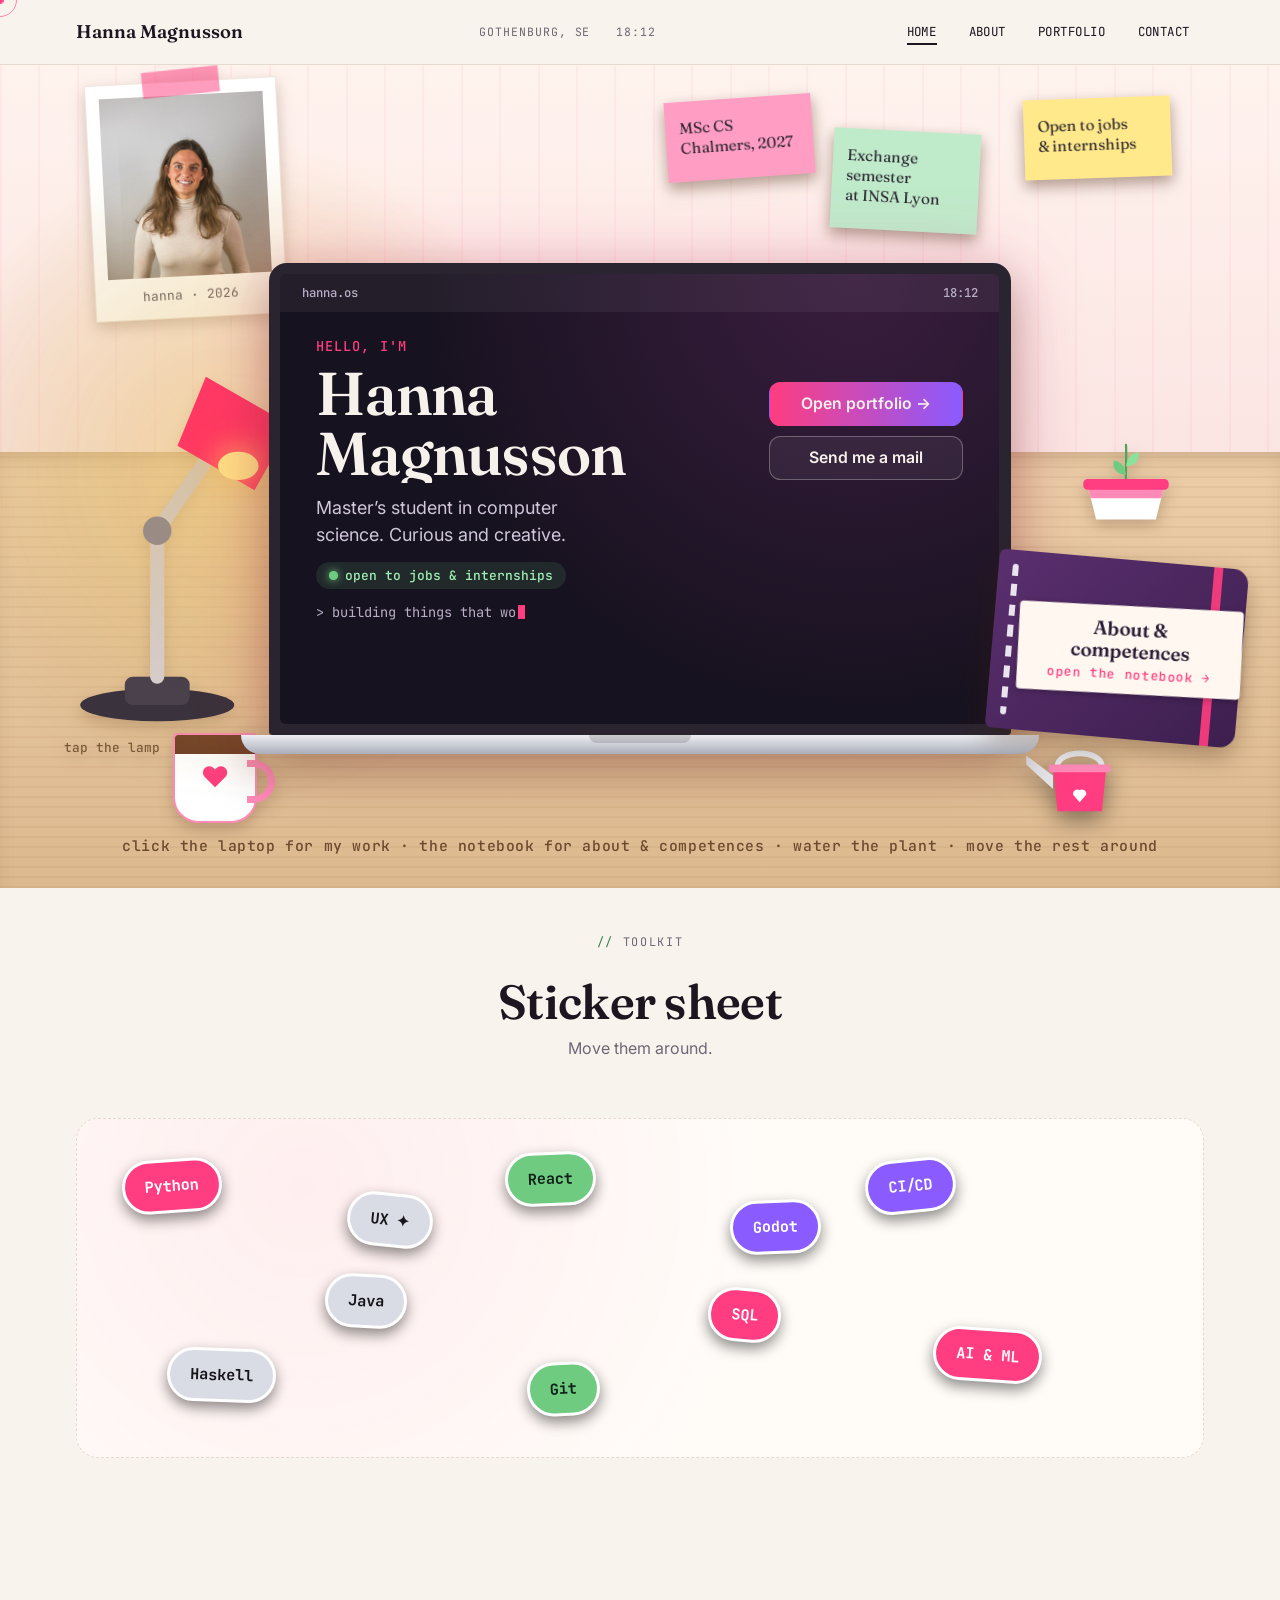
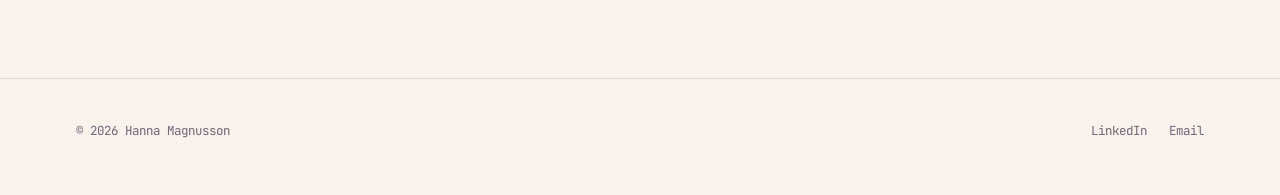
<file: index.html>
<!DOCTYPE html>
<html lang="en">
<head>
<meta charset="UTF-8">
<meta name="viewport" content="width=device-width, initial-scale=1.0">
<title>Hanna Magnusson — Portfolio</title>
<link rel="preconnect" href="https://fonts.googleapis.com">
<link rel="preconnect" href="https://fonts.gstatic.com" crossorigin>
<link href="https://fonts.googleapis.com/css2?family=Fraunces:ital,opsz,wght@0,9..144,400;0,9..144,500;0,9..144,600;0,9..144,700&family=JetBrains+Mono:wght@400;500;700&family=Inter:wght@400;500;600&display=swap" rel="stylesheet">
<link rel="stylesheet" href="style.css">
</head>
<body class="booted">

<header class="site-header">
  <div class="wrap">
    <a href="index.html" class="logo">Hanna Magnusson</a>
    <div class="header-meta">
      <span>Gothenburg, SE</span>
      <span data-clock>00:00</span>
    </div>
    <button class="nav-toggle" aria-label="Open menu" aria-expanded="false">Menu</button>
    <nav class="main-nav">
      <ul>
        <li><a href="index.html" class="active">Home</a></li>
        <li><a href="about.html">About</a></li>
        <li><a href="portfolio.html">Portfolio</a></li>
        <li><a href="contact.html">Contact</a></li>
      </ul>
    </nav>
  </div>
</header>

<main>
  <!-- ============ DESK HERO ============ -->
  <section class="hero desk-hero">
    <div class="desk-scene" id="deskScene">
      <div class="desk-stage">
        <div class="desk-wall" aria-hidden="true"></div>
        <div class="desk-top" aria-hidden="true"></div>

        <!-- wall: photo + post-its -->
        <figure class="item frame drag" style="--r:-3deg;">
          <img src="assets/hannaM.jpg" alt="Hanna" draggable="false">
          <figcaption>hanna · 2026</figcaption>
          <span class="tape"></span>
        </figure>
        <div class="item postit pink p1 drag" style="--r:-4deg;">MSc CS<br>Chalmers, 2027</div>
        <div class="item postit mint p2 drag" style="--r:3deg;">Exchange semester<br>at INSA Lyon</div>
        <div class="item postit yellow p3 drag" style="--r:-2deg;">Open to jobs<br>&amp; internships</div>

        <!-- lamp -->
        <div class="item lamp drag tap" data-action="lamp" style="--r:0deg;" aria-label="Lamp: click to turn on or off">
          <span class="lamp-cone"></span>
          <svg viewBox="0 0 120 200" aria-hidden="true">
            <ellipse cx="46" cy="190" rx="38" ry="8" fill="#3a3340"/>
            <rect x="30" y="176" width="32" height="14" rx="4" fill="#4a4252"/>
            <path d="M46 176 L46 104 L88 44" stroke="#d6d2dc" stroke-width="7" stroke-linecap="round" fill="none"/>
            <circle cx="46" cy="104" r="7" fill="#9a94a6"/>
            <path d="M70 28 L112 52 L94 84 L56 62 Z" fill="#FF3D80"/>
            <ellipse cx="86" cy="72" rx="10" ry="7" class="lamp-bulb"/>
          </svg>
          <span class="lamp-tip">tap the lamp</span>
        </div>

        <!-- plant: water it with the can -->
        <div class="item plant drag tap" data-action="plant" data-stage="0" style="--r:0deg;">
          <svg viewBox="0 0 120 220" aria-hidden="true" overflow="visible">
            <g class="plant-grow">
              <path d="M60 190 C 58 150, 62 110, 60 70" stroke="#49A55D" stroke-width="6" stroke-linecap="round" fill="none"/>
              <path d="M60 150 C 30 150, 22 126, 28 112 C 46 114, 58 130, 60 150 Z" fill="#6FCB80"/>
              <path d="M60 128 C 90 126, 98 104, 92 90 C 74 92, 62 108, 60 128 Z" fill="#8BE29B"/>
              <g class="bloom">
                <g transform="translate(60 62)">
                  <circle r="9" fill="#FFD84D"/>
                  <g fill="#FF3D80">
                    <ellipse cx="0" cy="-19" rx="9" ry="13"/><ellipse cx="0" cy="19" rx="9" ry="13"/>
                    <ellipse cx="-19" cy="0" rx="13" ry="9"/><ellipse cx="19" cy="0" rx="13" ry="9"/>
                    <ellipse cx="-14" cy="-14" rx="9" ry="12" transform="rotate(-45 -14 -14)" fill="#FF8AB8"/>
                    <ellipse cx="14" cy="-14" rx="9" ry="12" transform="rotate(45 14 -14)" fill="#FF8AB8"/>
                    <ellipse cx="-14" cy="14" rx="9" ry="12" transform="rotate(45 -14 14)" fill="#FF8AB8"/>
                    <ellipse cx="14" cy="14" rx="9" ry="12" transform="rotate(-45 14 14)" fill="#FF8AB8"/>
                  </g>
                  <circle r="9" fill="#FFD84D"/>
                </g>
              </g>
            </g>
            <path d="M24 186 H96 L88 218 H32 Z" fill="#fff"/>
            <path d="M24 186 H96 L93 198 H27 Z" fill="#FF8AB8"/>
            <rect x="20" y="180" width="80" height="10" rx="4" fill="#FF3D80"/>
          </svg>
        </div>

        <!-- watering can -->
        <div class="item can drag tap" data-action="can" style="--r:0deg;" aria-label="Watering can: drag it over the plant and hold">
          <svg viewBox="0 0 92 70" aria-hidden="true">
            <path d="M18 24 H66 L62 64 H22 Z" fill="#FF3D80"/>
            <path d="M66 32 L90 14 L90 22 L66 44 Z" fill="#E6E8EC"/>
            <path d="M22 24 C 22 8, 62 8, 62 24" stroke="#E6E8EC" stroke-width="5" fill="none"/>
            <rect x="14" y="22" width="56" height="7" rx="3" fill="#FF8AB8"/>
            <path d="M42 56 l-6 -7 a4 4 0 0 1 6 -4 a4 4 0 0 1 6 4 z" fill="#fff"/>
          </svg>
        </div>

        <!-- mug -->
        <div class="item mug drag tap" data-action="mug" style="--r:0deg;">
          <span class="steam s1"></span><span class="steam s2"></span><span class="steam s3"></span>
          <div class="mug-body"><span>♥</span></div>
          <div class="mug-handle"></div>
        </div>

        <!-- laptop: the main object -->
        <div class="laptop" id="laptop">
          <div class="laptop-lid">
            <div class="laptop-screen">
              <div class="os-bar"><span>hanna.os</span><span data-clock>00:00</span></div>
              <div class="os-main">
                <p class="os-eyebrow">hello, I'm</p>
                <h1>Hanna<br>Magnusson</h1>
                <p class="os-sub">Master’s student in computer science. Curious and creative.</p>
                <span class="os-badge">open to jobs &amp; internships</span>
                <p class="os-type" id="osType">&gt; <span id="osTypeText"></span><span class="caret"></span></p>
              </div>
              <div class="os-actions">
                <a class="os-btn primary" href="portfolio.html">Open portfolio →</a>
                <a class="os-btn" href="contact.html">Send me a mail</a>
              </div>
              <div class="os-dock">
                <a class="os-icon" href="portfolio.html" aria-label="Portfolio">
                  <span><svg viewBox="0 0 24 24" width="60%" height="60%" fill="none" stroke="currentColor" stroke-width="2" stroke-linecap="round" stroke-linejoin="round"><path d="M3 7a2 2 0 0 1 2-2h4l2 2h8a2 2 0 0 1 2 2v8a2 2 0 0 1-2 2H5a2 2 0 0 1-2-2z"/></svg></span>Portfolio
                </a>
                <a class="os-icon" href="contact.html" aria-label="Contact by mail">
                  <span><svg viewBox="0 0 24 24" width="60%" height="60%" fill="none" stroke="currentColor" stroke-width="2" stroke-linecap="round" stroke-linejoin="round"><rect x="3" y="5" width="18" height="14" rx="2"/><path d="M3 7l9 6 9-6"/></svg></span>Mail
                </a>
                <a class="os-icon" href="https://www.linkedin.com/in/hanna-magnusson-28787324a" target="_blank" rel="noopener" aria-label="LinkedIn">
                  <span><svg viewBox="0 0 24 24" width="55%" height="55%" fill="currentColor"><path d="M4.5 9h3.8v11H4.5zM6.4 3.5a2.2 2.2 0 1 1 0 4.4 2.2 2.2 0 0 1 0-4.4zM10.5 9h3.6v1.6c.6-1 1.9-1.9 3.8-1.9 3.6 0 4.1 2.4 4.1 5.4V20h-3.8v-5.2c0-1.3 0-2.9-1.8-2.9s-2 1.4-2 2.8V20h-3.8z"/></svg></span>LinkedIn
                </a>
              </div>
            </div>
          </div>
          <div class="laptop-base"></div>
        </div>

        <!-- notebook: About -->
        <a href="about.html" class="notebook" aria-label="About me and competences">
          <span class="notebook-label">About &amp; competences<small>open the notebook →</small></span>
        </a>

        <p class="desk-hint">click the laptop for my work · the notebook for about &amp; competences · water the plant · move the rest around</p>
      </div>
      <div class="desk-dim" aria-hidden="true"></div>
    </div>
  </section>

  <!-- ============ STICKER SHEET ============ -->
  <section class="sticker-section">
    <div class="wrap">
      <div class="route-head">
        <span class="eyebrow">toolkit</span>
        <h2>Sticker sheet</h2>
        <p>Move them around.</p>
      </div>
      <div class="sticker-sheet" id="stickerSheet">
        <span class="skill-sticker drag pk" style="left:4%; top:12%; --r:-4deg;">Python</span>
        <span class="skill-sticker drag sv" style="left:22%; top:46%; --r:3deg;">Java</span>
        <span class="skill-sticker drag gr" style="left:38%; top:10%; --r:-2deg;">React</span>
        <span class="skill-sticker drag pk" style="left:56%; top:50%; --r:5deg;">SQL</span>
        <span class="skill-sticker drag vi" style="left:70%; top:12%; --r:-6deg;">CI/CD</span>
        <span class="skill-sticker drag sv" style="left:8%; top:68%; --r:2deg;">Haskell</span>
        <span class="skill-sticker drag gr" style="left:40%; top:72%; --r:-3deg;">Git</span>
        <span class="skill-sticker drag pk" style="left:76%; top:62%; --r:4deg;">AI &amp; ML</span>
        <span class="skill-sticker drag vi" style="left:58%; top:24%; --r:-2deg;">Godot</span>
        <span class="skill-sticker drag sv" style="left:24%; top:22%; --r:6deg;">UX ✦</span>
      </div>
    </div>
  </section>
</main>

<footer class="site-footer">
  <div class="wrap">
    <p>© 2026 Hanna Magnusson</p>
    <div class="footer-links">
      <a href="https://www.linkedin.com/in/hanna-magnusson-28787324a" target="_blank" rel="noopener">LinkedIn</a>
      <a href="mailto:hanna012008@hotmail.com">Email</a>
    </div>
  </div>
</footer>

<script src="script.js"></script>
<script src="desk.js"></script>
</body>
</html>
</file>
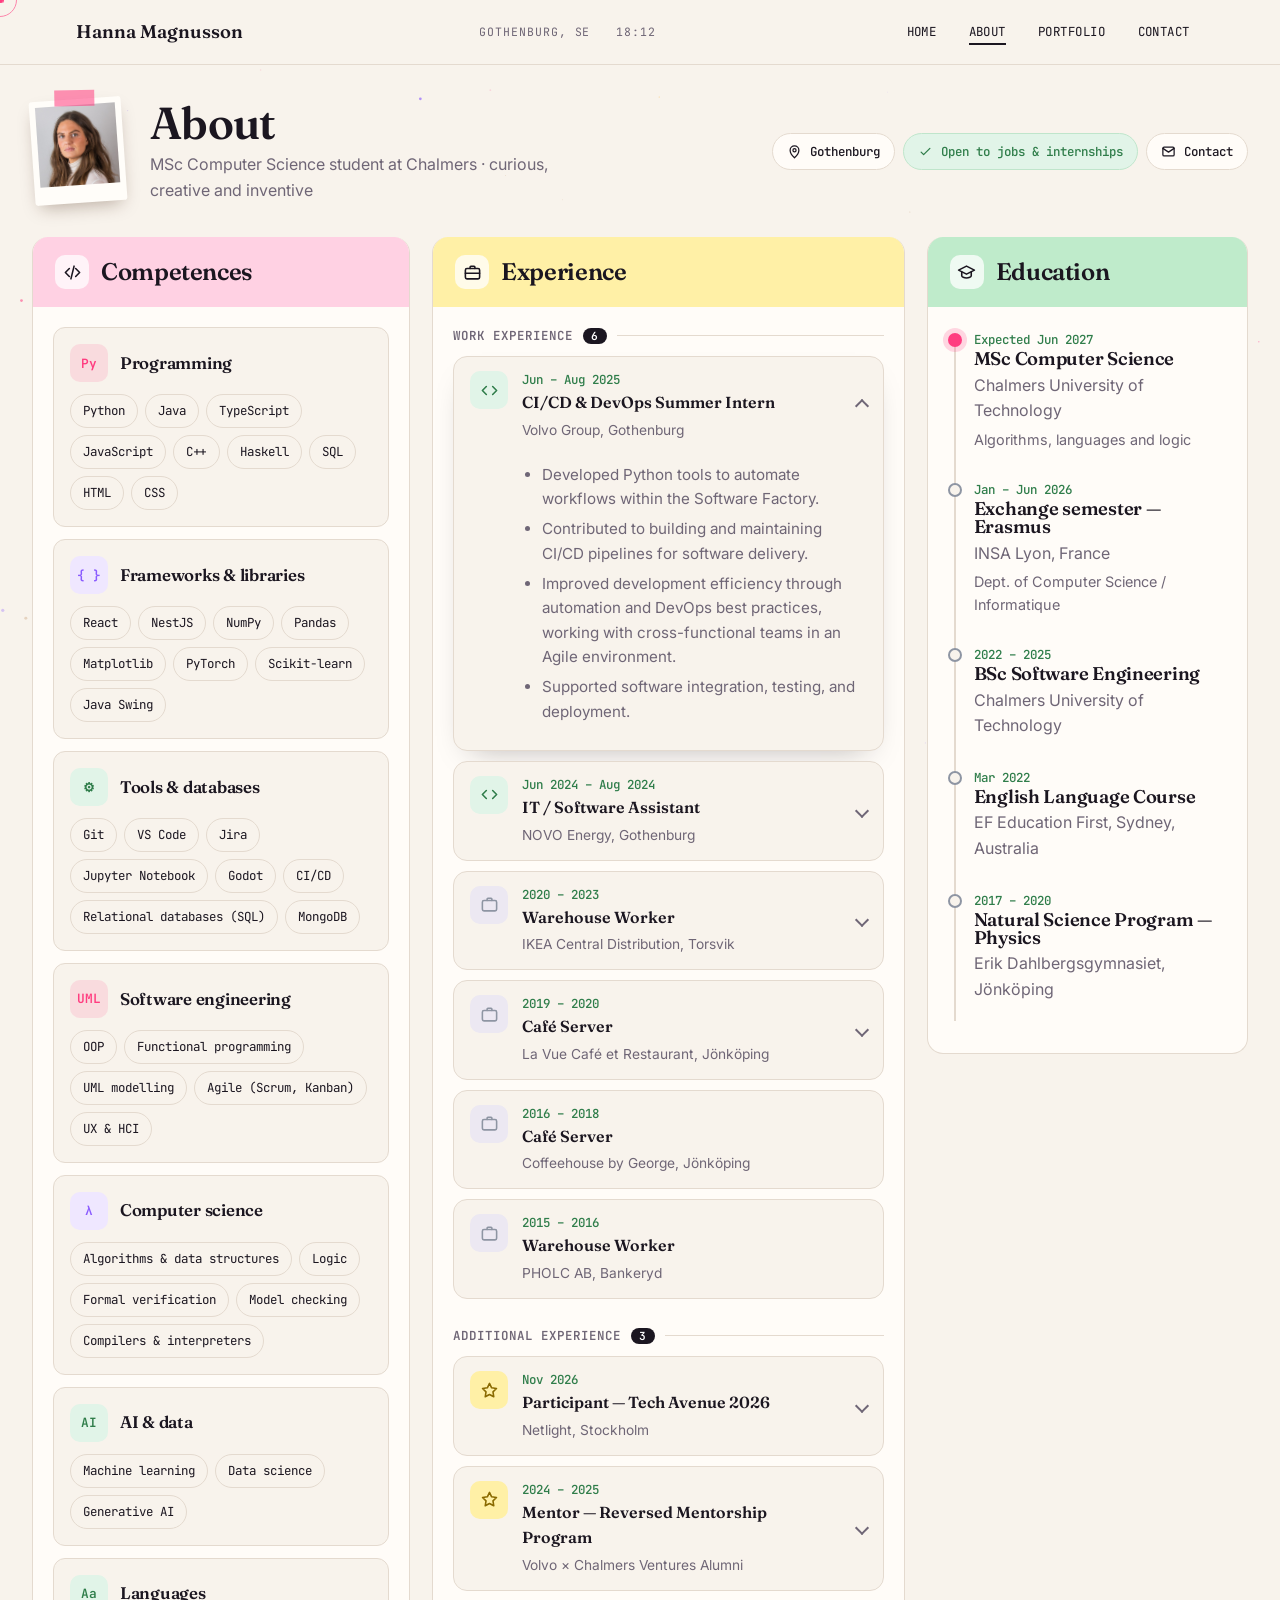
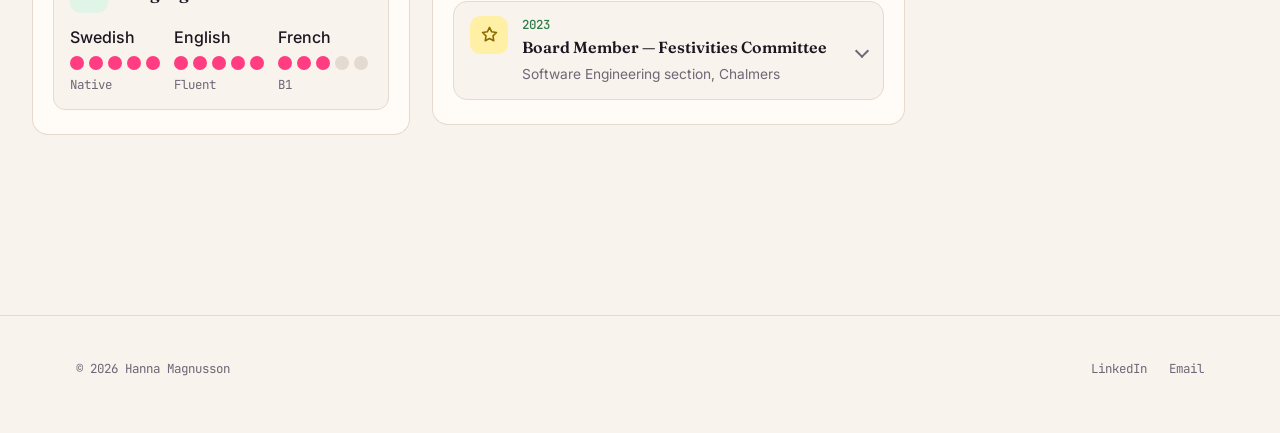
<file: about.html>
<!DOCTYPE html>
<html lang="en">
<head>
<meta charset="UTF-8">
<meta name="viewport" content="width=device-width, initial-scale=1.0">
<title>About — Hanna Magnusson</title>
<link rel="preconnect" href="https://fonts.googleapis.com">
<link rel="preconnect" href="https://fonts.gstatic.com" crossorigin>
<link href="https://fonts.googleapis.com/css2?family=Fraunces:ital,opsz,wght@0,9..144,400;0,9..144,500;0,9..144,600;0,9..144,700&family=JetBrains+Mono:wght@400;500;700&family=Inter:wght@400;500;600&display=swap" rel="stylesheet">
<link rel="stylesheet" href="style.css">
</head>
<body>

<header class="site-header">
  <div class="wrap">
    <a href="index.html" class="logo">Hanna Magnusson</a>
    <div class="header-meta">
      <span>Gothenburg, SE</span>
      <span data-clock>00:00</span>
    </div>
    <button class="nav-toggle" aria-label="Open menu" aria-expanded="false">Menu</button>
    <nav class="main-nav">
      <ul>
        <li><a href="index.html">Home</a></li>
        <li><a href="about.html" class="active">About</a></li>
        <li><a href="portfolio.html">Portfolio</a></li>
        <li><a href="contact.html">Contact</a></li>
      </ul>
    </nav>
  </div>
</header>

<main>
  <section class="ab-top">
    <div class="ab-wide ab-top-row">
      <figure class="sticker-photo"><img src="assets/hanna.jpg" alt="Hanna Magnusson"><i class="tape"></i></figure>
      <div class="ab-top-text">
        <h1>About</h1>
        <p>MSc Computer Science student at Chalmers · curious, creative and inventive</p>
      </div>
      <div class="ab-top-facts">
        <span class="fact"><svg viewBox="0 0 24 24"><path d="M12 22s7-6.2 7-12a7 7 0 1 0-14 0c0 5.8 7 12 7 12z"/><circle cx="12" cy="10" r="2.5"/></svg>Gothenburg</span>
        <span class="fact ok"><svg viewBox="0 0 24 24"><path d="M5 13l4 4L19 7"/></svg>Open to jobs &amp; internships</span>
        <a class="fact link" href="contact.html"><svg viewBox="0 0 24 24"><rect x="3" y="5" width="18" height="14" rx="2"/><path d="M3 7l9 6 9-6"/></svg>Contact</a>
      </div>
    </div>
  </section>

  <section class="section ab-panels">
    <div class="ab-wide">
      <div class="ab-cols">

      <section class="ab-col c1" id="competences">
        <h2 class="ab-col-title"><span class="ab-ic"><svg viewBox="0 0 24 24"><path d="M8 7l-5 5 5 5M16 7l5 5-5 5M14 4l-4 16"/></svg></span>Competences</h2>
        <div class="comp-grid">
        <article class="comp-card">
          <header><span class="comp-ic">Py</span><h3>Programming</h3></header>
          <div class="chip-row"><span class="chip">Python</span><span class="chip">Java</span><span class="chip">TypeScript</span><span class="chip">JavaScript</span><span class="chip">C++</span><span class="chip">Haskell</span><span class="chip">SQL</span><span class="chip">HTML</span><span class="chip">CSS</span></div>
        </article>
        <article class="comp-card">
          <header><span class="comp-ic">{ }</span><h3>Frameworks &amp; libraries</h3></header>
          <div class="chip-row"><span class="chip">React</span><span class="chip">NestJS</span><span class="chip">NumPy</span><span class="chip">Pandas</span><span class="chip">Matplotlib</span><span class="chip">PyTorch</span><span class="chip">Scikit-learn</span><span class="chip">Java Swing</span></div>
        </article>
        <article class="comp-card">
          <header><span class="comp-ic">⚙</span><h3>Tools &amp; databases</h3></header>
          <div class="chip-row"><span class="chip">Git</span><span class="chip">VS Code</span><span class="chip">Jira</span><span class="chip">Jupyter Notebook</span><span class="chip">Godot</span><span class="chip">CI/CD</span><span class="chip">Relational databases (SQL)</span><span class="chip">MongoDB</span></div>
        </article>
        <article class="comp-card">
          <header><span class="comp-ic">UML</span><h3>Software engineering</h3></header>
          <div class="chip-row"><span class="chip">OOP</span><span class="chip">Functional programming</span><span class="chip">UML modelling</span><span class="chip">Agile (Scrum, Kanban)</span><span class="chip">UX &amp; HCI</span></div>
        </article>
        <article class="comp-card">
          <header><span class="comp-ic">λ</span><h3>Computer science</h3></header>
          <div class="chip-row"><span class="chip">Algorithms &amp; data structures</span><span class="chip">Logic</span><span class="chip">Formal verification</span><span class="chip">Model checking</span><span class="chip">Compilers &amp; interpreters</span></div>
        </article>
        <article class="comp-card">
          <header><span class="comp-ic">AI</span><h3>AI &amp; data</h3></header>
          <div class="chip-row"><span class="chip">Machine learning</span><span class="chip">Data science</span><span class="chip">Generative AI</span></div>
        </article>
        </div>
        <article class="comp-card lang-card">
          <header><span class="comp-ic">Aa</span><h3>Languages</h3></header>
          <ul class="langs"><li><span>Swedish</span><span class="dots" aria-label="Native"><i class="on"></i><i class="on"></i><i class="on"></i><i class="on"></i><i class="on"></i></span><em>Native</em></li><li><span>English</span><span class="dots" aria-label="Fluent"><i class="on"></i><i class="on"></i><i class="on"></i><i class="on"></i><i class="on"></i></span><em>Fluent</em></li><li><span>French</span><span class="dots" aria-label="B1"><i class="on"></i><i class="on"></i><i class="on"></i><i></i><i></i></span><em>B1</em></li></ul>
        </article>

      </section>

      <section class="ab-col c2" id="experience">
        <h2 class="ab-col-title"><span class="ab-ic"><svg viewBox="0 0 24 24"><rect x="3" y="7" width="18" height="13" rx="2"/><path d="M9 7V5a1 1 0 0 1 1-1h4a1 1 0 0 1 1 1v2M3 13h18"/></svg></span>Experience</h2>
        <h3 class="xp-group">Work experience <span>6</span></h3>
        <div class="xp-list">
        <article class="xp open" data-cat="tech">
          <button class="xp-head" type="button" aria-expanded="true">
            <span class="xp-ic"><svg viewBox="0 0 24 24"><path d="M8 7l-5 5 5 5M16 7l5 5-5 5"/></svg></span>
            <span class="xp-date">Jun – Aug 2025</span>
            <span class="xp-title"><strong>CI/CD &amp; DevOps Summer Intern</strong><small>Volvo Group, Gothenburg</small></span><span class="xp-chev" aria-hidden="true"></span>
          </button>
          <div class="xp-body"><ul><li>Developed Python tools to automate workflows within the Software Factory.</li><li>Contributed to building and maintaining CI/CD pipelines for software delivery.</li><li>Improved development efficiency through automation and DevOps best practices, working with cross-functional teams in an Agile environment.</li><li>Supported software integration, testing, and deployment.</li></ul></div>
        </article>
        <article class="xp" data-cat="tech">
          <button class="xp-head" type="button" aria-expanded="false">
            <span class="xp-ic"><svg viewBox="0 0 24 24"><path d="M8 7l-5 5 5 5M16 7l5 5-5 5"/></svg></span>
            <span class="xp-date">Jun 2024 – Aug 2024</span>
            <span class="xp-title"><strong>IT / Software Assistant</strong><small>NOVO Energy, Gothenburg</small></span><span class="xp-chev" aria-hidden="true"></span>
          </button>
          <div class="xp-body"><ul><li>Installed, configured, and maintained computer systems, peripherals, and software applications.</li><li>Provided on-site technical support to clients, diagnosing and resolving hardware, software, and network issues.</li><li>Offered guidance and training to end-users on the effective use of technology.</li><li>Performed routine maintenance, updates, and system checks to ensure optimal performance.</li></ul></div>
        </article>
        <article class="xp" data-cat="other">
          <button class="xp-head" type="button" aria-expanded="false">
            <span class="xp-ic"><svg viewBox="0 0 24 24"><rect x="3" y="7" width="18" height="13" rx="2"/><path d="M9 7V5a1 1 0 0 1 1-1h4a1 1 0 0 1 1 1v2"/></svg></span>
            <span class="xp-date">2020 – 2023</span>
            <span class="xp-title"><strong>Warehouse Worker</strong><small>IKEA Central Distribution, Torsvik</small></span><span class="xp-chev" aria-hidden="true"></span>
          </button>
          <div class="xp-body"><ul><li>Worked in warehouse operations using IKEA's material handling equipment, including forklifts, trucks, and order pickers.</li><li>Responsible for picking, packing, and accurately labeling products.</li><li>Received incoming goods and checked deliveries for accuracy and damage.</li></ul></div>
        </article>
        <article class="xp" data-cat="other">
          <button class="xp-head" type="button" aria-expanded="false">
            <span class="xp-ic"><svg viewBox="0 0 24 24"><rect x="3" y="7" width="18" height="13" rx="2"/><path d="M9 7V5a1 1 0 0 1 1-1h4a1 1 0 0 1 1 1v2"/></svg></span>
            <span class="xp-date">2019 – 2020</span>
            <span class="xp-title"><strong>Café Server</strong><small>La Vue Café et Restaurant, Jönköping</small></span><span class="xp-chev" aria-hidden="true"></span>
          </button>
          <div class="xp-body"><ul><li>Contributed to the launch of the café and restaurant, helping prepare for opening and establish daily routines.</li><li>Prepared and served food, coffee, cocktails, and other beverages.</li><li>Provided customer service.</li></ul></div>
        </article>
        <article class="xp static" data-cat="other">
          <div class="xp-head">
            <span class="xp-ic"><svg viewBox="0 0 24 24"><rect x="3" y="7" width="18" height="13" rx="2"/><path d="M9 7V5a1 1 0 0 1 1-1h4a1 1 0 0 1 1 1v2"/></svg></span>
            <span class="xp-date">2016 – 2018</span>
            <span class="xp-title"><strong>Café Server</strong><small>Coffeehouse by George, Jönköping</small></span>
          </div>
          
        </article>
        <article class="xp static" data-cat="other">
          <div class="xp-head">
            <span class="xp-ic"><svg viewBox="0 0 24 24"><rect x="3" y="7" width="18" height="13" rx="2"/><path d="M9 7V5a1 1 0 0 1 1-1h4a1 1 0 0 1 1 1v2"/></svg></span>
            <span class="xp-date">2015 – 2016</span>
            <span class="xp-title"><strong>Warehouse Worker</strong><small>PHOLC AB, Bankeryd</small></span>
          </div>
          
        </article>
        </div>
        <h3 class="xp-group">Additional experience <span>3</span></h3>
        <div class="xp-list">
        <article class="xp" data-cat="beyond">
          <button class="xp-head" type="button" aria-expanded="false">
            <span class="xp-ic"><svg viewBox="0 0 24 24"><path d="M12 3l2.7 5.6 6.1.9-4.4 4.3 1 6.1L12 17l-5.4 2.9 1-6.1L3.2 9.5l6.1-.9z"/></svg></span>
            <span class="xp-date">Nov 2026</span>
            <span class="xp-title"><strong>Participant — Tech Avenue 2026</strong><small>Netlight, Stockholm</small></span><span class="xp-chev" aria-hidden="true"></span>
          </button>
          <div class="xp-body"><ul><li>Took part in Netlight’s hands-on tech event, solving technical cases including a real Netlight client case and API workshops.</li><li>Networked with Netlight consultants and gained insight into tech consulting and teamwork in client projects.</li></ul></div>
        </article>
        <article class="xp" data-cat="beyond">
          <button class="xp-head" type="button" aria-expanded="false">
            <span class="xp-ic"><svg viewBox="0 0 24 24"><path d="M12 3l2.7 5.6 6.1.9-4.4 4.3 1 6.1L12 17l-5.4 2.9 1-6.1L3.2 9.5l6.1-.9z"/></svg></span>
            <span class="xp-date">2024 – 2025</span>
            <span class="xp-title"><strong>Mentor — Reversed Mentorship Program</strong><small>Volvo × Chalmers Ventures Alumni</small></span><span class="xp-chev" aria-hidden="true"></span>
          </button>
          <div class="xp-body"><ul><li>Mentored a senior Volvo executive, sharing perspective as a female tech student in a cross-generational exchange.</li><li>Fostered inclusivity, cultural competence, and leadership development through open dialogue.</li></ul></div>
        </article>
        <article class="xp" data-cat="beyond">
          <button class="xp-head" type="button" aria-expanded="false">
            <span class="xp-ic"><svg viewBox="0 0 24 24"><path d="M12 3l2.7 5.6 6.1.9-4.4 4.3 1 6.1L12 17l-5.4 2.9 1-6.1L3.2 9.5l6.1-.9z"/></svg></span>
            <span class="xp-date">2023</span>
            <span class="xp-title"><strong>Board Member — Festivities Committee</strong><small>Software Engineering section, Chalmers</small></span><span class="xp-chev" aria-hidden="true"></span>
          </button>
          <div class="xp-body"><ul><li>Coordinated parties, formal dinners, and student gatherings.</li><li>Focused on team-building to foster a cohesive, motivated team.</li></ul></div>
        </article>
        </div>

      </section>

      <section class="ab-col c3" id="education">
        <h2 class="ab-col-title"><span class="ab-ic"><svg viewBox="0 0 24 24"><path d="M2 9l10-5 10 5-10 5z"/><path d="M6 11.5V16c0 1.5 3 3 6 3s6-1.5 6-3v-4.5"/></svg></span>Education</h2>
        <ol class="edu-list">
        <li class="edu now"><span class="edu-date">Expected Jun 2027</span><div><h3>MSc Computer Science</h3><p>Chalmers University of Technology</p><p class='edu-note'>Algorithms, languages and logic</p></div></li>
        <li class="edu"><span class="edu-date">Jan – Jun 2026</span><div><h3>Exchange semester — Erasmus</h3><p>INSA Lyon, France</p><p class='edu-note'>Dept. of Computer Science / Informatique</p></div></li>
        <li class="edu"><span class="edu-date">2022 – 2025</span><div><h3>BSc Software Engineering</h3><p>Chalmers University of Technology</p></div></li>
        <li class="edu"><span class="edu-date">Mar 2022</span><div><h3>English Language Course</h3><p>EF Education First, Sydney, Australia</p></div></li>
        <li class="edu"><span class="edu-date">2017 – 2020</span><div><h3>Natural Science Program — Physics</h3><p>Erik Dahlbergsgymnasiet, Jönköping</p></div></li>
        </ol>
      </section>

      </div>
    </div>
  </section>
</main>

<footer class="site-footer">
  <div class="wrap">
    <p>© 2026 Hanna Magnusson</p>
    <div class="footer-links">
      <a href="https://www.linkedin.com/in/hanna-magnusson-28787324a" target="_blank" rel="noopener">LinkedIn</a>
      <a href="mailto:hanna012008@hotmail.com">Email</a>
    </div>
  </div>
</footer>

<script src="script.js"></script>
<script>
(function () {
  var tabs = Array.prototype.slice.call(document.querySelectorAll('.ab-tabs [role=tab]'));
  function show(name, push) {
    tabs.forEach(function (t) {
      var on = t.id === 'tab-' + name;
      t.setAttribute('aria-selected', on ? 'true' : 'false');
      var p = document.getElementById('panel-' + t.id.slice(4)); if (p) p.hidden = !on;
    });
    if (push) { try { history.replaceState(null, '', '#' + name); } catch (e) {} }
  }
  tabs.forEach(function (t, i) {
    t.addEventListener('click', function () { show(t.id.slice(4), true); });
    t.addEventListener('keydown', function (e) {
      var d = e.key === 'ArrowRight' ? 1 : e.key === 'ArrowLeft' ? -1 : 0; if (!d) return;
      var n = tabs[(i + d + tabs.length) % tabs.length]; n.focus(); show(n.id.slice(4), true);
    });
  });
  var start = (location.hash || '').replace('#', '');
  show(['competences', 'experience', 'education'].indexOf(start) > -1 ? start : 'competences');
  document.querySelectorAll('.xp-head').forEach(function (b) {
    if (b.tagName !== 'BUTTON') return;
    b.addEventListener('click', function () {
      var art = b.parentNode, open = !art.classList.contains('open');
      art.classList.toggle('open', open); b.setAttribute('aria-expanded', open);
    });
  });
  document.querySelectorAll('.xp-filters button').forEach(function (b) {
    b.addEventListener('click', function () {
      document.querySelectorAll('.xp-filters button').forEach(function (x) { x.classList.toggle('on', x === b); });
      document.querySelectorAll('.xp').forEach(function (x) { x.hidden = b.dataset.f !== 'all' && x.dataset.cat !== b.dataset.f; });
    });
  });
})();
</script>

</body>
</html>
</file>
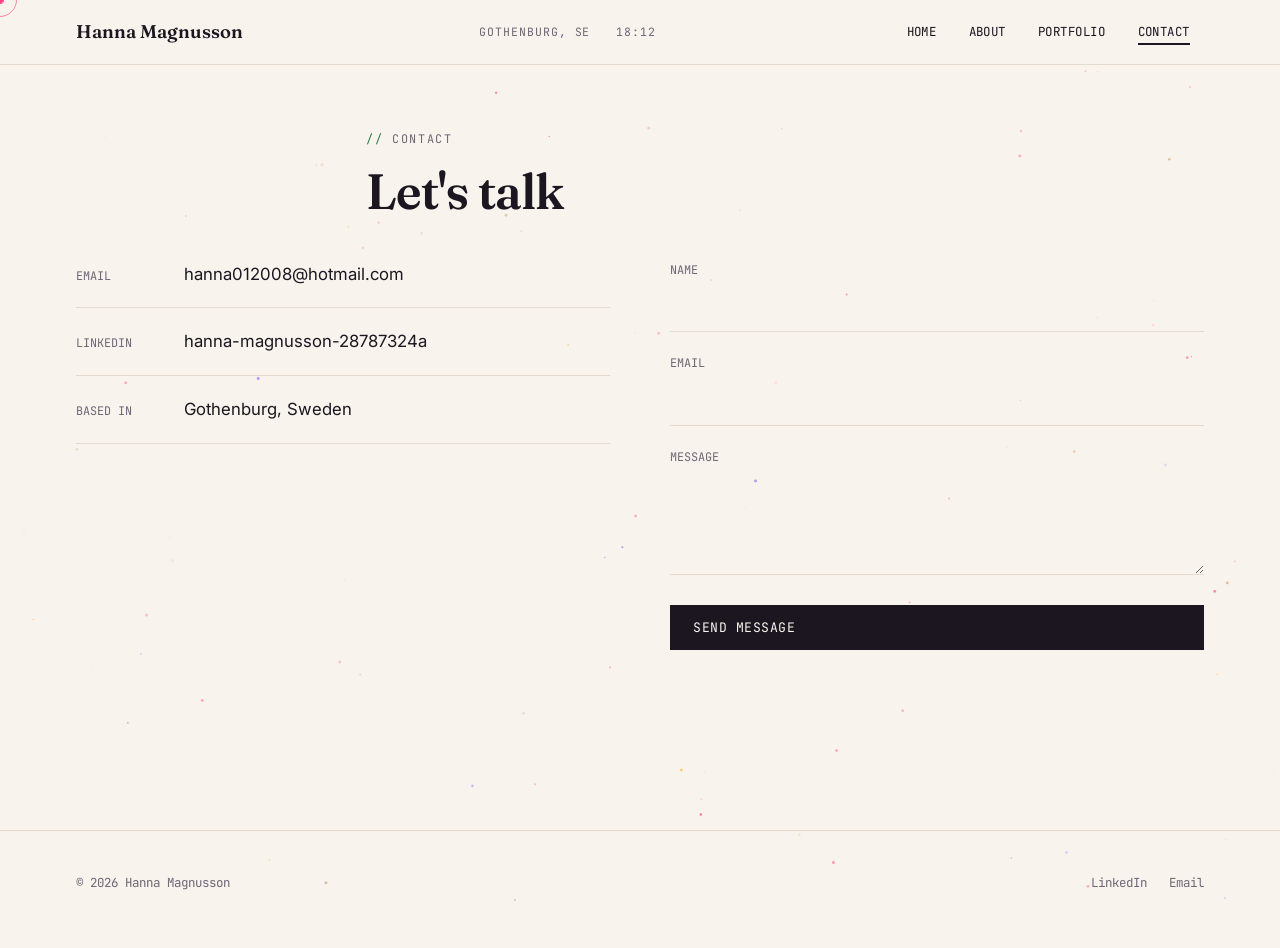
<file: contact.html>
<!DOCTYPE html>
<html lang="en">
<head>
<meta charset="UTF-8">
<meta name="viewport" content="width=device-width, initial-scale=1.0">
<title>Contact — Hanna Magnusson</title>
<link rel="preconnect" href="https://fonts.googleapis.com">
<link rel="preconnect" href="https://fonts.gstatic.com" crossorigin>
<link href="https://fonts.googleapis.com/css2?family=Fraunces:ital,opsz,wght@0,9..144,400;0,9..144,500;0,9..144,600;0,9..144,700&family=JetBrains+Mono:wght@400;500;700&family=Inter:wght@400;500;600&display=swap" rel="stylesheet">
<link rel="stylesheet" href="style.css">
</head>
<body>

<header class="site-header">
  <div class="wrap">
    <a href="index.html" class="logo">Hanna Magnusson</a>
    <div class="header-meta">
      <span>Gothenburg, SE</span>
      <span data-clock>00:00</span>
    </div>
    <button class="nav-toggle" aria-label="Open menu" aria-expanded="false">Menu</button>
    <nav class="main-nav">
      <ul>
        <li><a href="index.html">Home</a></li>
        <li><a href="about.html">About</a></li>
        <li><a href="portfolio.html">Portfolio</a></li>
        <li><a href="contact.html" class="active">Contact</a></li>
      </ul>
    </nav>
  </div>
</header>

<main>
  <section class="section">
    <div class="wrap section-head">
      <span class="eyebrow">Contact</span>
      <h2>Let's talk</h2>
    </div>


    <div class="wrap contact-grid">
      <div class="contact-list">
        <div class="contact-item">
          <div class="label">Email</div>
          <a class="value" href="mailto:hanna012008@hotmail.com">hanna012008@hotmail.com</a>
        </div>
        <div class="contact-item">
          <div class="label">LinkedIn</div>
          <a class="value" href="https://www.linkedin.com/in/hanna-magnusson-28787324a" target="_blank" rel="noopener">hanna-magnusson-28787324a</a>
        </div>
        <div class="contact-item">
          <div class="label">Based in</div>
          <div class="value">Gothenburg, Sweden</div>
        </div>
      </div>

      <form
        class="contact-form"
        action="https://formspree.io/f/xkjogjvz"
        method="POST">
        <div>
          <label for="name">Name</label>
          <input type="text" id="name" name="name" required>
        </div>
        <div>
          <label for="email">Email</label>
          <input type="email" id="email" name="email" required>
        </div>
        <div>
          <label for="message">Message</label>
          <textarea id="message" name="message" required></textarea>
        </div>
        <button type="submit" class="btn">Send message</button>
      </form>
    </div>
  
  </section>
</main>

<footer class="site-footer">
  <div class="wrap">
    <p>© 2026 Hanna Magnusson</p>
    <div class="footer-links">
      <a href="https://www.linkedin.com/in/hanna-magnusson-28787324a" target="_blank" rel="noopener">LinkedIn</a>
      <a href="mailto:hanna012008@hotmail.com">Email</a>
    </div>
  </div>
</footer>

<script src="script.js"></script>
</body>
</html>
</file>
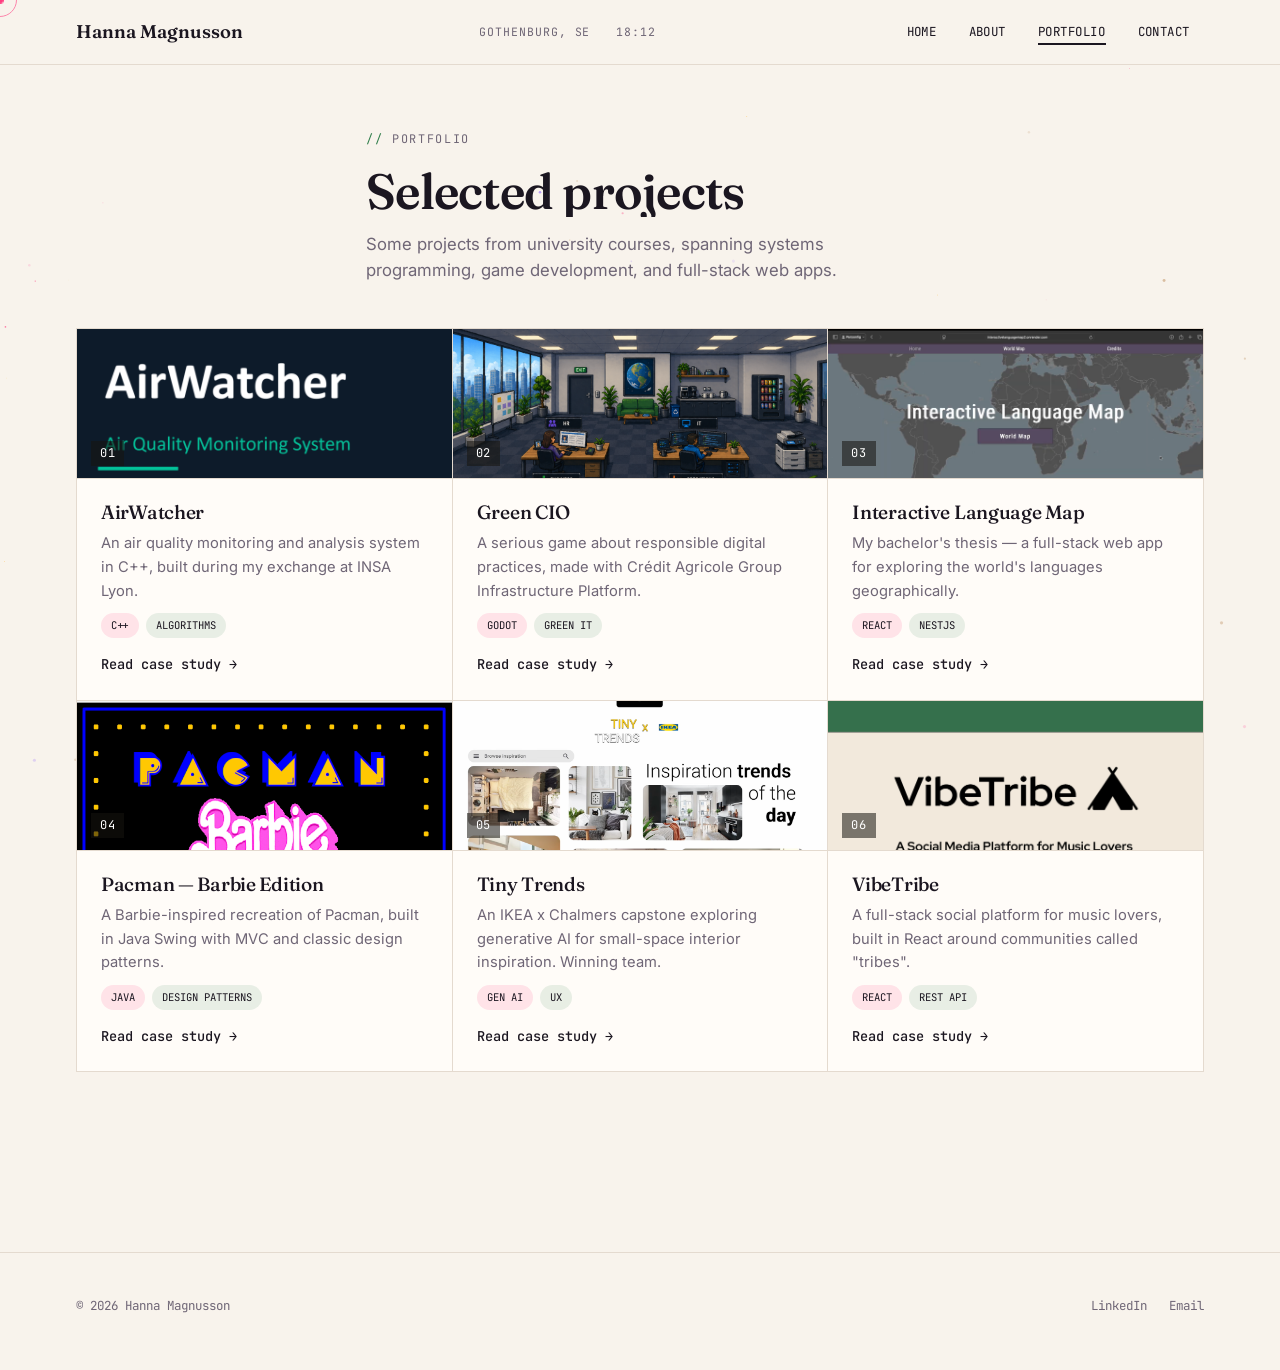
<file: portfolio.html>
<!DOCTYPE html>
<html lang="en">
<head>
<meta charset="UTF-8">
<meta name="viewport" content="width=device-width, initial-scale=1.0">
<title>Portfolio — Hanna Magnusson</title>
<link rel="preconnect" href="https://fonts.googleapis.com">
<link rel="preconnect" href="https://fonts.gstatic.com" crossorigin>
<link href="https://fonts.googleapis.com/css2?family=Fraunces:ital,opsz,wght@0,9..144,400;0,9..144,500;0,9..144,600;0,9..144,700&family=JetBrains+Mono:wght@400;500;700&family=Inter:wght@400;500;600&display=swap" rel="stylesheet">
<link rel="stylesheet" href="style.css">
</head>
<body>

<header class="site-header">
  <div class="wrap">
    <a href="index.html" class="logo">Hanna Magnusson</a>
    <div class="header-meta">
      <span>Gothenburg, SE</span>
      <span data-clock>00:00</span>
    </div>
    <button class="nav-toggle" aria-label="Open menu" aria-expanded="false">Menu</button>
    <nav class="main-nav">
      <ul>
        <li><a href="index.html">Home</a></li>
        <li><a href="about.html">About</a></li>
        <li><a href="portfolio.html" class="active">Portfolio</a></li>
        <li><a href="contact.html">Contact</a></li>
      </ul>
    </nav>
  </div>
</header>

<main>
  <section class="section">
    <div class="wrap section-head">
      <span class="eyebrow">Portfolio</span>
      <h2>Selected projects</h2>
      <p>Some projects from university courses, spanning systems programming, game development, and full-stack web apps.</p>
    </div>

    <div class="wrap">
      <div class="project-grid">

        <a href="work/airwatcher.html" style="display:contents;">
        <div class="project-card">
          <div class="project-thumb"><img src="assets/airwatcher-banner.png" alt="AirWatcher" loading="lazy"><span class="thumb-index mono">01</span></div>
          <div class="project-body">
            <h3>AirWatcher</h3>
            <p>An air quality monitoring and analysis system in C++, built during my exchange at INSA Lyon.</p>
            <div class="project-tags"><span>C++</span><span>Algorithms</span></div>
            <span class="project-link">Read case study →</span>
          </div>
        </div>
        </a>

        <a href="work/green-cio.html" style="display:contents;">
        <div class="project-card">
          <div class="project-thumb"><img src="assets/project4.png" alt="Green CIO" loading="lazy"><span class="thumb-index mono">02</span></div>
          <div class="project-body">
            <h3>Green CIO</h3>
            <p>A serious game about responsible digital practices, made with Crédit Agricole Group Infrastructure Platform.</p>
            <div class="project-tags"><span>Godot</span><span>Green IT</span></div>
            <span class="project-link">Read case study →</span>
          </div>
        </div>
        </a>

        <a href="work/language-map.html" style="display:contents;">
        <div class="project-card">
          <div class="project-thumb"><img src="assets/project1.png" alt="Interactive Language Map" loading="lazy"><span class="thumb-index mono">03</span></div>
          <div class="project-body">
            <h3>Interactive Language Map</h3>
            <p>My bachelor's thesis — a full-stack web app for exploring the world's languages geographically.</p>
            <div class="project-tags"><span>React</span><span>NestJS</span></div>
            <span class="project-link">Read case study →</span>
          </div>
        </div>
        </a>

        <a href="work/pacman.html" style="display:contents;">
        <div class="project-card">
          <div class="project-thumb"><img src="assets/project2.png" alt="Pacman — Barbie Edition" loading="lazy"><span class="thumb-index mono">04</span></div>
          <div class="project-body">
            <h3>Pacman — Barbie Edition</h3>
            <p>A Barbie-inspired recreation of Pacman, built in Java Swing with MVC and classic design patterns.</p>
            <div class="project-tags"><span>Java</span><span>Design Patterns</span></div>
            <span class="project-link">Read case study →</span>
          </div>
        </div>
        </a>

        <a href="work/tiny-trends.html" style="display:contents;">
        <div class="project-card">
          <div class="project-thumb"><img src="assets/project3.png" alt="Tiny Trends" loading="lazy"><span class="thumb-index mono">05</span></div>
          <div class="project-body">
            <h3>Tiny Trends</h3>
            <p>An IKEA x Chalmers capstone exploring generative AI for small-space interior inspiration. Winning team.</p>
            <div class="project-tags"><span>Gen AI</span><span>UX</span></div>
            <span class="project-link">Read case study →</span>
          </div>
        </div>
        </a>

        <a href="work/vibetribe.html" style="display:contents;">
        <div class="project-card">
          <div class="project-thumb"><img src="assets/vibetribe-banner.png" alt="VibeTribe" loading="lazy"><span class="thumb-index mono">06</span></div>
          <div class="project-body">
            <h3>VibeTribe</h3>
            <p>A full-stack social platform for music lovers, built in React around communities called "tribes".</p>
            <div class="project-tags"><span>React</span><span>REST API</span></div>
            <span class="project-link">Read case study →</span>
          </div>
        </div>
        </a>

      </div>
    </div>
  </section>
</main>

<footer class="site-footer">
  <div class="wrap">
    <p>© 2026 Hanna Magnusson</p>
    <div class="footer-links">
      <a href="https://www.linkedin.com/in/hanna-magnusson-28787324a" target="_blank" rel="noopener">LinkedIn</a>
      <a href="mailto:hanna012008@hotmail.com">Email</a>
    </div>
  </div>
</footer>

<script src="script.js"></script>
</body>
</html>
</file>
<file: style.css>
/* ===================================================================
   Hanna Magnusson — Portfolio v2
   "Editorial serif + mono"
   Paper: warm cream · Ink: near-black · Accent: moss green
   Display: Fraunces (serif, huge) · Meta/nav: JetBrains Mono · Body: Inter
   Signature element: horizontal "project reel" — overlapping, tilted cards
=================================================================== */

:root{
  /* v9 — light, warm paper with pink spark */
  --paper: #F8F3EC;
  --paper-raised: #FFFCF8;
  --ink: #1B1620;
  --muted: #6F6676;
  --line: #E4DACF;
  --accent: #2F7D4A;
  --accent-soft: #2F7D4A1c;
  --spark: #FF3D80;
  --spark-soft: #FF3D8022;
  --violet: #8A5BFF;
  --silver: #D9DCE4;
  --silver-dim: #8E95A3;
  --maxw: 1200px;
  --radius: 4px;
}

/* ---------- Custom cursor ---------- */
.cursor-dot, .cursor-ring{
  position: fixed;
  top: 0; left: 0;
  pointer-events: none;
  z-index: 9999;
  border-radius: 50%;
  transform: translate(-50%, -50%);
  will-change: transform;
}
.cursor-dot{
  width: 7px; height: 7px;
  background: var(--spark);
  transition: opacity 0.2s ease, width 0.2s ease, height 0.2s ease;
}
.cursor-ring{
  width: 34px; height: 34px;
  border: 1px solid var(--spark);
  opacity: 0.6;
  transition: opacity 0.2s ease, width 0.2s ease, height 0.2s ease, border-color 0.2s ease, background 0.2s ease;
}
body.cursor-active .cursor-ring,
body.cursor-active .cursor-dot{ opacity: 0; }
.cursor-ring.hovering{
  width: 56px; height: 56px;
  background: var(--spark-soft);
  opacity: 1;
}
@media (hover: none), (pointer: coarse){
  .cursor-dot, .cursor-ring{ display: none; }
}

/* ---------- Scroll reveal ---------- */
.reveal{
  opacity: 0;
  transform: translateY(26px);
  transition: opacity 0.7s cubic-bezier(.2,.7,.2,1), transform 0.7s cubic-bezier(.2,.7,.2,1);
}
.reveal.in{ opacity: 1; transform: translateY(0); }
@media (prefers-reduced-motion: reduce){
  .reveal{ opacity: 1; transform: none; transition: none; }
}

/* ---------- Magnetic targets ---------- */
.magnetic{ transition: transform 0.2s cubic-bezier(.2,.8,.3,1); }

/* ---------- Sparkle accents ---------- */
.sparkle{
  position: absolute;
  pointer-events: none;
  color: var(--spark);
  animation: sparkle-spin 7s linear infinite;
}
@keyframes sparkle-spin{
  0%{ transform: rotate(0deg) scale(1); }
  50%{ transform: rotate(180deg) scale(1.15); }
  100%{ transform: rotate(360deg) scale(1); }
}
@media (prefers-reduced-motion: reduce){ .sparkle{ animation: none; } }

/* ---------- Click burst (confetti) ---------- */
.burst-dot{
  position: fixed;
  z-index: 9998;
  width: 7px; height: 7px;
  border-radius: 50%;
  pointer-events: none;
  animation: burst-fly 0.7s ease-out forwards;
}
@keyframes burst-fly{
  0%{ transform: translate(0,0) scale(1); opacity: 1; }
  100%{ transform: translate(var(--tx), var(--ty)) scale(0.3); opacity: 0; }
}

*, *::before, *::after{ box-sizing: border-box; }
html{ scroll-behavior: smooth; }

body{
  margin: 0;
  background: var(--paper);
  color: var(--ink);
  font-family: 'Inter', -apple-system, BlinkMacSystemFont, sans-serif;
  line-height: 1.6;
  -webkit-font-smoothing: antialiased;
}

img{ max-width: 100%; display: block; }
a{ color: inherit; text-decoration: none; }

::selection{ background: var(--ink); color: var(--paper); }

h1, h2, h3{
  font-family: 'Fraunces', serif;
  font-weight: 600;
  line-height: 1;
  margin: 0;
  letter-spacing: -0.015em;
}

.mono{
  font-family: 'JetBrains Mono', monospace;
}

.eyebrow{
  font-family: 'JetBrains Mono', monospace;
  font-size: 0.74rem;
  letter-spacing: 0.14em;
  text-transform: uppercase;
  color: var(--muted);
  display: inline-block;
  margin-bottom: 18px;
}
.eyebrow::before{ content: "// "; color: var(--accent); }

.wrap{ max-width: var(--maxw); margin: 0 auto; padding: 0 36px; }

/* ---------- Header ---------- */
header.site-header{
  position: sticky;
  top: 0;
  z-index: 50;
  background: var(--paper);
  border-bottom: 1px solid var(--line);
}
header.site-header .wrap{
  display: flex;
  align-items: center;
  justify-content: space-between;
  min-height: 64px;
  gap: 20px;
}
.logo{
  font-family: 'Fraunces', serif;
  font-weight: 600;
  font-size: 1.15rem;
  white-space: nowrap;
  transition: color 0.18s ease;
}
.logo:hover{ color: var(--spark); }
.header-meta{
  font-family: 'JetBrains Mono', monospace;
  font-size: 0.72rem;
  letter-spacing: 0.08em;
  text-transform: uppercase;
  color: var(--muted);
  display: flex;
  gap: 26px;
  flex: 1;
  justify-content: center;
}
.header-meta span{ white-space: nowrap; }

.nav-toggle{
  display: none;
  background: none;
  border: 1px solid var(--line);
  padding: 7px 14px;
  font-family: 'JetBrains Mono', monospace;
  font-size: 0.72rem;
  letter-spacing: 0.1em;
  text-transform: uppercase;
  cursor: pointer;
  color: var(--ink);
}

nav.main-nav ul{
  list-style: none;
  display: flex;
  gap: 4px;
  margin: 0;
  padding: 0;
  font-family: 'JetBrains Mono', monospace;
  font-size: 0.78rem;
  letter-spacing: 0.04em;
  text-transform: uppercase;
}
nav.main-nav a{
  display: inline-block;
  padding: 8px 14px;
  position: relative;
}
nav.main-nav a{ transition: color 0.18s ease; }
nav.main-nav a:hover{ color: var(--spark); }
nav.main-nav a::before{
  content: "";
  position: absolute;
  left: 14px; right: 14px; bottom: 5px;
  height: 2px;
  background: currentColor;
  transform: scaleX(0);
  transform-origin: left;
  transition: transform 0.2s ease;
}
nav.main-nav a:hover::before,
nav.main-nav a.active::before{ transform: scaleX(1); }



/* ---------- Footer ---------- */
footer.site-footer{
  margin-top: 120px;
  border-top: 1px solid var(--line);
  padding: 30px 0 42px;
}
footer.site-footer .wrap{
  display: flex;
  align-items: center;
  justify-content: space-between;
  flex-wrap: wrap;
  gap: 12px;
  font-family: 'JetBrains Mono', monospace;
  font-size: 0.78rem;
  color: var(--muted);
}
.footer-links{ display: flex; gap: 22px; }
.footer-links a{ transition: color 0.18s ease; }
.footer-links a:hover{ color: var(--spark); }

/* ---------- Buttons / links ---------- */
.btn{
  display: inline-flex;
  align-items: center;
  gap: 8px;
  padding: 13px 22px;
  font-family: 'JetBrains Mono', monospace;
  font-size: 0.82rem;
  letter-spacing: 0.04em;
  text-transform: uppercase;
  background: var(--ink);
  color: var(--paper);
  border: 1px solid var(--ink);
  cursor: pointer;
  transition: background 0.15s ease, color 0.15s ease;
}
.btn:hover{ background: transparent; color: var(--spark); border-color: var(--spark); }
.btn.btn-outline{
  background: transparent;
  color: var(--ink);
}
.btn.btn-outline:hover{ background: var(--spark); color: #fff; border-color: var(--spark); }

.text-link{
  font-family: 'JetBrains Mono', monospace;
  font-size: 0.85rem;
  border-bottom: 1px solid var(--ink);
  padding-bottom: 2px;
  transition: color 0.18s ease, border-color 0.18s ease;
}
.text-link:hover{ color: var(--spark); border-color: var(--spark); }

/* ---------- Hero ---------- */
.hero{ padding: 64px 0 40px; position: relative; overflow: hidden; }
.hero::before{
  content: "";
  position: absolute;
  top: -180px; right: -200px;
  width: 560px; height: 560px;
  background: radial-gradient(circle, var(--spark) 0%, transparent 65%);
  opacity: 0.26;
  filter: blur(10px);
  z-index: 0;
  pointer-events: none;
}
.hero::after{
  content: "";
  position: absolute;
  bottom: -220px; left: -160px;
  width: 440px; height: 440px;
  background: radial-gradient(circle, var(--violet) 0%, transparent 65%);
  opacity: 0.22;
  z-index: 0;
  pointer-events: none;
}
.hero .wrap{ position: relative; z-index: 1; }
.hero h1{ position: relative; overflow: hidden; }

/* ---------- Ambient chrome/shimmer sweep on big headings ---------- */
.hero h1::before,
.about-intro h1::before,
.section-head h2::before,
.reel-head h2::before{
  content: "";
  position: absolute;
  inset: 0;
  background: linear-gradient(100deg, transparent 30%, rgba(255,255,255,0.75) 48%, rgba(255,61,128,0.25) 52%, transparent 70%);
  mix-blend-mode: overlay;
  transform: translateX(-140%);
  animation: shimmer-sweep 7s ease-in-out infinite;
  pointer-events: none;
}
@keyframes shimmer-sweep{
  0%{ transform: translateX(-140%); }
  16%{ transform: translateX(140%); }
  100%{ transform: translateX(140%); }
}
.about-intro h1, .section-head h2, .reel-head h2{ position: relative; overflow: hidden; }
@media (prefers-reduced-motion: reduce){
  .hero h1::before, .about-intro h1::before, .section-head h2::before, .reel-head h2::before{ display: none; }
}
.letter{
  display: inline-block;
  transition: transform 0.25s cubic-bezier(.2,.8,.3,1), color 0.25s ease;
}
.letter:hover{
  color: var(--spark);
  transform: translateY(-0.06em) rotate(-4deg);
}
.hero-spark{
  position: absolute;
  top: 18px; right: 4px;
  width: 30px; height: 30px;
  z-index: 1;
}
@media (max-width: 880px){ .hero-spark{ display: none; } }

.hero h1{
  font-size: clamp(3.2rem, 7vw, 6.4rem);
}
.hero .hero-side{
  font-family: 'JetBrains Mono', monospace;
  font-size: 0.86rem;
  color: var(--muted);
  line-height: 1.7;
  margin-top: 22px;
  padding-top: 20px;
  border-top: 1px solid var(--line);
  max-width: 40ch;
}
.hero .btn-row{ display: flex; flex-wrap: wrap; gap: 10px; margin-top: 34px; }
.hero-split{
  display: grid;
  grid-template-columns: 1fr 0.9fr;
  gap: 60px;
  align-items: center;
}
.hero-text{ padding-top: 10px; }
.hero-portrait{ max-width: 480px; margin-left: auto; }
.hero-portrait img{ aspect-ratio: 4/5; object-fit: cover; object-position: top center; }

/* ---------- Project reel (signature element) ---------- */
.reel-section{ padding: 50px 0 70px; overflow: hidden; }
.reel-head{
  display: flex;
  justify-content: space-between;
  align-items: baseline;
  margin-bottom: 36px;
}
.reel-head h2{ font-size: clamp(1.8rem, 3.5vw, 2.4rem); }
.reel-head h2 .dot{ color: var(--spark); }
.reel{
  display: flex;
  gap: 28px;
  overflow-x: auto;
  padding: 30px 36px 30px;
  margin: 0 -36px;
  -webkit-overflow-scrolling: touch;
}
.reel::-webkit-scrollbar{ height: 6px; }
.reel::-webkit-scrollbar-thumb{ background: var(--line); }

.reel{ cursor: grab; }
.reel.dragging{ cursor: grabbing; scroll-snap-type: none; user-select: none; }

.reel-card{
  flex: none;
  width: 280px;
  display: flex;
  flex-direction: column;
  background: var(--paper-raised);
  border: 1px solid var(--line);
  padding: 0 0 22px;
  text-decoration: none;
  transition: transform 0.25s ease, box-shadow 0.25s ease, border-color 0.25s ease;
  transform-style: preserve-3d;
  perspective: 600px;
  overflow: hidden;
}
.reel-card:nth-child(odd){ transform: rotate(-1.2deg); }
.reel-card:nth-child(even){ transform: rotate(1deg); }
.reel-card:hover{
  transform: rotate(0deg) translateY(-8px) rotateX(var(--ry,0deg)) rotateY(var(--rx,0deg));
  box-shadow: 0 20px 32px -16px rgba(22,21,15,0.35);
  border-color: var(--spark);
}
.reel-card .reel-cover{
  display: block;
  width: 100%;
  height: 150px;
  object-fit: cover;
  object-position: top;
  border-bottom: 1px solid var(--line);
  transition: transform 0.5s ease;
}
.reel-card:hover .reel-cover{ transform: scale(1.05); }
.reel-card .reel-body{ padding: 18px 22px 0; }
.reel-card .reel-num{
  font-family: 'JetBrains Mono', monospace;
  font-size: 0.75rem;
  color: var(--spark);
  margin-bottom: 14px;
  display: block;
}
.reel-card h3{
  font-size: 1.3rem;
  margin-bottom: 10px;
  font-weight: 500;
}
.reel-card p{
  font-size: 0.9rem;
  color: var(--muted);
  margin: 0 0 14px;
}
.reel-card .reel-tags{
  display: flex;
  flex-wrap: wrap;
  gap: 7px;
  font-family: 'JetBrains Mono', monospace;
  font-size: 0.66rem;
  text-transform: uppercase;
}
.reel-card .reel-tags span{
  padding: 4px 10px;
  border-radius: 999px;
  background: var(--spark-soft);
  color: var(--ink);
}
.reel-card .reel-tags span:nth-child(even){ background: var(--accent-soft); }

/* ---------- Section shells ---------- */
.section{ padding: 60px 0; }
.section-head{ margin-bottom: 44px; max-width: 62ch; }
.section-head h2{ font-size: clamp(2.2rem, 4.5vw, 3.1rem); }
.section-head p{ color: var(--muted); font-size: 1.05rem; margin: 14px 0 0; }

.two-col{
  display: grid;
  grid-template-columns: 1fr 1fr;
  gap: 70px;
  align-items: start;
}

/* ---------- About hero ---------- */
.about-hero{ padding-bottom: 20px; position: relative; overflow: hidden; }
.about-hero::before{
  content: "";
  position: absolute;
  top: -160px; right: -140px;
  width: 460px; height: 460px;
  background: radial-gradient(circle, var(--violet) 0%, transparent 65%);
  opacity: 0.22;
  z-index: 0;
  pointer-events: none;
}
.about-hero .wrap{ position: relative; z-index: 1; }
.about-intro{
  display: grid;
  grid-template-columns: 1.15fr 0.85fr;
  gap: 60px;
  align-items: end;
  padding-bottom: 32px;
  border-bottom: 1px solid var(--line);
}

/* ---------- Stat bar (quick overview) ---------- */
.stat-bar{
  display: grid;
  grid-template-columns: repeat(4, 1fr);
  border: 1px solid var(--line);
  background: var(--paper-raised);
  margin: 32px 0 0;
}
.stat-bar .stat{
  padding: 18px 20px;
  border-right: 1px solid var(--line);
  text-align: center;
}
.stat-bar .stat:last-child{ border-right: none; }
.stat-bar .stat strong{
  display: block;
  font-family: 'Fraunces', serif;
  font-size: 1.9rem;
  font-weight: 600;
  color: var(--spark);
  line-height: 1.1;
  margin-bottom: 4px;
}
.stat-bar .stat span{
  font-family: 'JetBrains Mono', monospace;
  font-size: 0.68rem;
  text-transform: uppercase;
  letter-spacing: 0.06em;
  color: var(--muted);
}

/* ---------- About section tabs (sticky jump nav) ---------- */
.about-nav{
  position: sticky;
  top: 65px;
  z-index: 20;
  background: var(--paper);
  border-bottom: 1px solid var(--line);
  padding: 14px 0;
  margin-bottom: 10px;
}
.about-nav ul{
  display: flex;
  gap: 8px;
  list-style: none;
  margin: 0;
  padding: 0;
  flex-wrap: wrap;
}
.about-nav a{
  font-family: 'JetBrains Mono', monospace;
  font-size: 0.78rem;
  text-transform: uppercase;
  letter-spacing: 0.04em;
  padding: 8px 16px;
  border: 1px solid var(--line);
  border-radius: 999px;
  display: inline-block;
  position: relative;
  overflow: hidden;
  transition: background 0.18s ease, color 0.18s ease, border-color 0.18s ease;
}
.about-nav a:hover{ border-color: var(--spark); color: var(--spark); }
.about-nav a.active{ background: var(--ink); color: var(--paper); border-color: var(--ink); }


.section-anchor{ scroll-margin-top: 130px; }

/* ---------- About page: two-column layout (skills live beside experience) ---------- */
.about-grid{
  display: grid;
  grid-template-columns: 1.6fr 1fr;
  gap: 70px;
  align-items: start;
}
.about-side{
  position: sticky;
  top: 130px;
}
.about-intro h1{ font-size: clamp(2.6rem, 6vw, 4.4rem); margin-bottom: 20px; }
.about-intro p{ color: var(--muted); font-size: 1.1rem; max-width: 56ch; }
.about-intro .portrait{
  border: 1px solid var(--line);
  padding: 10px;
  background: var(--paper-raised);
  overflow: hidden;
  transition: border-color 0.3s ease;
}
.about-intro .portrait:hover{ border-color: var(--spark); }
.about-intro .portrait img{
  aspect-ratio: 4/5;
  object-fit: cover;
  object-position: top center;
  transition: transform 0.5s cubic-bezier(.2,.8,.2,1), filter 0.4s ease;
  filter: grayscale(18%);
}
.about-intro .portrait:hover img{ transform: scale(1.04); filter: grayscale(0%); }

.timeline-title{
  display: flex; align-items: baseline; justify-content: space-between;
  margin-bottom: 26px;
  padding-bottom: 10px;
  border-bottom: 1px solid var(--ink);
}
.timeline-title h2{ font-size: 1.5rem; margin: 0; }
.timeline-title .count{ font-family:'JetBrains Mono', monospace; font-size: 0.75rem; color: var(--muted); }

/* ---------- Ledger rows (experience / education) ---------- */
.ledger{ display: flex; flex-direction: column; }
.ledger-row{
  border-bottom: 1px solid var(--line);
  padding: 22px 0 22px 18px;
  display: grid;
  grid-template-columns: 110px 1fr;
  gap: 20px;
  border-left: 3px solid transparent;
  transition: border-color 0.2s ease, background 0.2s ease;
}
.ledger-row:hover{ border-left-color: var(--line); background: var(--paper-raised); }
.ledger-row.current{ border-left-color: var(--spark); }
.ledger-row.current:hover{ border-left-color: var(--spark); }
.ledger-row:first-child{ padding-top: 0; }
.ledger-date{
  font-family: 'JetBrains Mono', monospace;
  font-size: 0.74rem;
  color: var(--accent);
  line-height: 1.5;
  padding-top: 4px;
}
.ledger-role h3{ font-size: 1.1rem; font-weight: 500; margin-bottom: 2px; }
.ledger-org{ font-family: 'JetBrains Mono', monospace; font-size: 0.78rem; color: var(--muted); margin-bottom: 10px; }
.ledger-role ul{ margin: 8px 0 0; padding-left: 18px; }
.ledger-role ul li{ margin-bottom: 5px; }
.ledger-role p{ margin: 0; }

/* ---------- Skill tags ---------- */
.skill-grid{
  display: grid;
  grid-template-columns: 1fr 1fr;
  gap: 1px;
  background: var(--line);
  border: 1px solid var(--line);
}
.skill-grid-wide{ grid-template-columns: repeat(4, 1fr); }
.ledger-grid{
  display: grid;
  grid-template-columns: 1fr 1fr;
  column-gap: 60px;
}
.ledger-grid .ledger-row{ grid-column: span 1; }
.skill-card{
  background: var(--paper-raised);
  padding: 18px;
  display: flex;
  gap: 14px;
  align-items: flex-start;
  transition: background 0.2s ease;
}
.skill-card:nth-child(4n+1){ background: var(--spark-soft); }
.skill-card:nth-child(4n+3){ background: var(--accent-soft); }
.skill-card:hover{ background: var(--paper); }
.skill-code{
  flex: none;
  width: 40px; height: 40px;
  border: 1px solid var(--ink);
  display: flex; align-items: center; justify-content: center;
  font-family: 'JetBrains Mono', monospace;
  font-weight: 700;
  font-size: 0.85rem;
  transition: transform 0.25s cubic-bezier(.2,.8,.3,1), background 0.25s ease, color 0.25s ease, border-color 0.25s ease;
}
.skill-card:hover .skill-code{
  transform: rotate(-8deg) scale(1.08);
  background: var(--spark);
  border-color: var(--spark);
  color: #fff;
}
.skill-card h3{ font-size: 0.96rem; font-weight: 500; margin-bottom: 3px; }
.skill-card p{ margin: 0; color: var(--muted); font-size: 0.86rem; }

.chip-row{ display: flex; flex-wrap: wrap; gap: 8px; margin-top: 20px; }
.chip{
  font-family: 'JetBrains Mono', monospace;
  border: 1px solid var(--line);
  padding: 7px 13px;
  font-size: 0.78rem;
  transition: border-color 0.2s ease, color 0.2s ease, transform 0.2s ease;
}
.chip:hover{
  background: linear-gradient(90deg, var(--spark), var(--violet));
  border-color: transparent;
  color: #fff;
  transform: translateY(-3px) rotate(-1.2deg);
  box-shadow: 0 10px 26px rgba(255,61,128,0.35);
}

/* ---------- Portfolio grid ---------- */
.project-grid{
  display: grid;
  grid-template-columns: repeat(3, 1fr);
  gap: 1px;
  background: var(--line);
  border: 1px solid var(--line);
}
.project-card{
  background: var(--paper-raised);
  display: flex;
  flex-direction: column;
  transition: background 0.15s ease;
}
.project-card:hover{ background: var(--paper); }
.project-thumb{
  height: 150px;
  position: relative;
  overflow: hidden;
  border-bottom: 1px solid var(--line);
  background: var(--ink);
}
.project-thumb img{
  width: 100%;
  height: 100%;
  object-fit: cover;
  object-position: top;
  transition: transform 0.5s cubic-bezier(.2,.8,.2,1);
}
.project-card:hover .project-thumb img{
  transform: scale(1.08);
}
.project-thumb .thumb-index{
  position: absolute;
  left: 14px; bottom: 12px;
  font-family: 'JetBrains Mono', monospace;
  font-size: 0.75rem;
  color: #fff;
  background: rgba(22,21,15,0.55);
  padding: 3px 9px;
  letter-spacing: 0.06em;
}
.project-card:hover .project-thumb .thumb-index{ background: var(--spark); }
.project-body{ padding: 24px; display: flex; flex-direction: column; gap: 10px; flex: 1; }
.project-body h3{ font-size: 1.2rem; font-weight: 500; }
.project-body p{ margin: 0; color: var(--muted); font-size: 0.92rem; flex: 1; }
.project-tags{ display: flex; flex-wrap: wrap; gap: 7px; }
.project-tags span{
  font-family: 'JetBrains Mono', monospace;
  font-size: 0.66rem;
  text-transform: uppercase;
  padding: 4px 10px;
  border-radius: 999px;
  background: var(--spark-soft);
  color: var(--ink);
}
.project-tags span:nth-child(even){ background: var(--accent-soft); }
.project-link{ font-family: 'JetBrains Mono', monospace; font-weight: 500; font-size: 0.85rem; margin-top: 6px; transition: color 0.18s ease; }
.project-link:hover{ color: var(--spark); }

.editme{
  border: 1px dashed var(--line);
  padding: 24px;
  color: var(--muted);
  font-size: 0.92rem;
  font-family: 'JetBrains Mono', monospace;
}

/* ---------- Shot frames (project screenshots → lightbox) ---------- */
.shot-frame{
  margin: 0;
  position: relative;
  overflow: hidden;
  cursor: pointer;
  border: 1px solid var(--line);
  background: var(--paper-raised);
}
.shot-frame img{
  width: 100%;
  display: block;
  transition: transform 0.5s cubic-bezier(.2,.8,.2,1), filter 0.4s ease;
}
.shot-frame .shot-zoom{
  position: absolute;
  inset: 0;
  pointer-events: none;
  display: flex;
  align-items: center;
  justify-content: center;
  font-family: 'JetBrains Mono', monospace;
  font-size: 0.78rem;
  letter-spacing: 0.1em;
  text-transform: uppercase;
  color: #fff;
  background: rgba(22,21,15,0.38);
  opacity: 0;
  transition: opacity 0.25s ease;
}
.shot-frame .shot-zoom span{
  border: 1px solid #fff;
  padding: 8px 18px;
  transform: translateY(8px);
  transition: transform 0.25s ease;
}
.shot-frame:hover img{ transform: scale(1.06); }
.shot-frame:hover .shot-zoom{ opacity: 1; }
.shot-frame:hover .shot-zoom span{ transform: translateY(0); border-color: var(--spark); color: var(--spark); }

.case-banner{
  margin: 0 0 32px;
  border: 1px solid var(--line);
  overflow: hidden;
  cursor: pointer;
  position: relative;
}
.case-banner img{ width: 100%; display: block; transition: transform 0.6s ease; }
.case-banner:hover img{ transform: scale(1.03); }

/* ---------- Lightbox ---------- */
.lightbox{
  position: fixed;
  inset: 0;
  z-index: 500;
  display: flex;
  align-items: center;
  justify-content: center;
  background: rgba(22,21,15,0.92);
  backdrop-filter: blur(2px);
  opacity: 0;
  visibility: hidden;
  transition: opacity 0.3s ease;
  padding: 40px;
}
.lightbox.open{ opacity: 1; visibility: visible; }
.lightbox-inner{
  max-width: min(1100px, 92vw);
  max-height: 86vh;
  display: flex;
  flex-direction: column;
  gap: 14px;
  transform: scale(0.96);
  transition: transform 0.3s ease;
}
.lightbox.open .lightbox-inner{ transform: scale(1); }
.lightbox-inner img{
  max-height: 72vh;
  width: auto;
  max-width: 100%;
  margin: 0 auto;
  border: 1px solid rgba(230,232,236,0.18);
  background: #000;
}
.lightbox-caption{
  font-family: 'JetBrains Mono', monospace;
  font-size: 0.82rem;
  color: #F6F1EA;
  display: flex;
  justify-content: space-between;
  align-items: center;
  gap: 20px;
}
.lightbox-caption .count{ color: var(--spark); white-space: nowrap; }
.lightbox-close, .lightbox-prev, .lightbox-next{
  position: fixed;
  background: none;
  border: 1px solid rgba(243,239,230,0.4);
  color: #F6F1EA;
  font-family: 'JetBrains Mono', monospace;
  cursor: pointer;
  transition: border-color 0.2s ease, color 0.2s ease, background 0.2s ease;
}
.lightbox-close{
  top: 26px; right: 30px;
  width: 42px; height: 42px;
  font-size: 1.1rem;
}
.lightbox-prev, .lightbox-next{
  top: 50%; transform: translateY(-50%);
  width: 46px; height: 46px;
  font-size: 1.2rem;
}
.lightbox-prev{ left: 20px; }
.lightbox-next{ right: 20px; }
.lightbox-close:hover, .lightbox-prev:hover, .lightbox-next:hover{
  border-color: var(--spark); color: var(--spark); background: rgba(255,77,141,0.08);
}
@media (max-width: 700px){
  .lightbox{ padding: 16px; }
  .lightbox-prev, .lightbox-next{ width: 38px; height: 38px; }
  .lightbox-close{ top: 14px; right: 14px; }
}

/* ---------- Work / project detail pages ---------- */
.card{
  border-bottom: 1px solid var(--line);
  padding: 30px 0;
}
.card:first-of-type{ padding-top: 0; }
.card h3{ font-size: 1.25rem; font-weight: 500; margin-bottom: 14px; }
.card p{ margin: 0; color: var(--ink); }
.card p + p{ margin-top: 14px; }

/* ---------- Contact ---------- */
.contact-grid{
  display: grid;
  grid-template-columns: 1fr 1fr;
  gap: 60px;
  align-items: start;
}
.contact-list{ display: flex; flex-direction: column; }
.contact-item{
  border-bottom: 1px solid var(--line);
  padding: 20px 0;
  display: flex;
  align-items: baseline;
  gap: 18px;
}
.contact-item:first-child{ padding-top: 0; }
.contact-item .label{
  font-family: 'JetBrains Mono', monospace;
  font-size: 0.74rem;
  text-transform: uppercase;
  color: var(--muted);
  width: 90px;
  flex: none;
}
.contact-item .value{ font-size: 1.05rem; }
.contact-item .value:hover{ color: var(--spark); }

form.contact-form{ display: flex; flex-direction: column; gap: 22px; }
form.contact-form label{
  font-family: 'JetBrains Mono', monospace;
  font-size: 0.74rem;
  text-transform: uppercase;
  color: var(--muted);
  display: block;
  margin-bottom: 8px;
}
form.contact-form input,
form.contact-form textarea{
  width: 100%;
  padding: 12px 0;
  border: none;
  border-bottom: 1px solid var(--line);
  background: transparent;
  font-family: inherit;
  font-size: 1rem;
  color: var(--ink);
}
form.contact-form input:focus,
form.contact-form textarea:focus{
  outline: none;
  border-color: var(--ink);
}
form.contact-form textarea{ resize: vertical; min-height: 100px; }

/* ---------- Responsive ---------- */
@media (max-width: 880px){
  .header-meta{ display: none; }
  nav.main-nav{
    position: absolute;
    top: 64px; left: 0; right: 0;
    background: var(--paper);
    border-bottom: 1px solid var(--line);
    display: none;
  }
  nav.main-nav.open{ display: block; }
  nav.main-nav ul{ flex-direction: column; padding: 10px 36px 20px; gap: 0; }
  nav.main-nav a{ display: block; padding: 10px 0; }
  .nav-toggle{ display: block; }

  .two-col, .about-intro, .contact-grid, .hero-split, .about-grid{ grid-template-columns: 1fr; }
  .hero-portrait{ max-width: 260px; order: -1; margin: 0 0 10px; }
  .about-side{ position: static !important; order: -1; }
  .about-intro{ gap: 34px; }
  .ledger-row{ grid-template-columns: 1fr; gap: 6px; }
  .skill-grid, .skill-grid-wide, .project-grid, .ledger-grid{ grid-template-columns: 1fr; }
  .stat-bar{ grid-template-columns: 1fr 1fr; }
  .stat-bar .stat:nth-child(2){ border-right: none; }
  .stat-bar .stat:nth-child(1), .stat-bar .stat:nth-child(2){ border-bottom: 1px solid var(--line); }
  .about-nav{ top: 0; }
  .ledger-row{ padding-left: 14px; }
}

@media (prefers-reduced-motion: reduce){
  html{ scroll-behavior: auto; }
  .reel-card{ transform: none !important; }
}

/* ===================================================================
   v7 — Black glam additions: glitter backdrop + sparkle trail
=================================================================== */
#glitter-canvas{
  position: fixed;
  inset: 0;
  z-index: -1;
  pointer-events: none;
}

.spark-trail{
  position: fixed;
  border-radius: 50%;
  pointer-events: none;
  z-index: 9997;
  will-change: transform, opacity;
}

/* subtle glow lift on hover for raised surfaces, to sell the glam-on-black feel */
.reel-card:hover, .project-card:hover, .skill-card:hover{
  box-shadow: 0 0 0 1px rgba(230,232,236,0.06), 0 24px 50px -20px rgba(255,61,128,0.25);
}

@media (prefers-reduced-motion: reduce){
  #glitter-canvas{ display: none; }
}

/* ===================================================================
   v8 — Girly tech desk: boot intro, draggable desk, route, garden game
=================================================================== */
.mono{ font-family: 'JetBrains Mono', monospace; }
.caret{ display:inline-block; width:.55em; height:1em; background: var(--spark); margin-left:2px; vertical-align:-0.12em; animation: blink 1s steps(2) infinite; }
@keyframes blink{ 50%{ opacity:0; } }

/* ---------- boot intro ---------- */
body.has-boot:not(.booted){ overflow: hidden; }
.boot{
  position: fixed; inset: 0; z-index: 10000;
  background: radial-gradient(circle at 50% 40%, #1a0d17 0%, #070708 70%);
  display: flex; align-items: center; justify-content: center;
  transition: opacity .8s ease, visibility .8s ease, transform .8s ease;
}
body.booted .boot{ opacity: 0; visibility: hidden; transform: scale(1.08); pointer-events: none; }
.boot-inner{ position: relative; width: min(560px, 92vw); height: 480px; }
.boot-laptop{ position: absolute; left: 50%; top: 40px; transform: translateX(-50%); width: min(420px, 82vw); }
.boot-screen{
  aspect-ratio: 16/10; background: #0c0c0e; border: 3px solid #E6E8EC; border-radius: 14px 14px 4px 4px;
  padding: 18px; box-shadow: 0 0 60px rgba(255,61,128,.25);
  transition: box-shadow .4s ease;
}
.boot-log{ margin:0; font-family:'JetBrains Mono',monospace; font-size:.78rem; line-height:1.7; color: var(--silver); white-space: pre-wrap; }
.boot-laptop.on .boot-screen{ box-shadow: 0 0 90px rgba(255,61,128,.6); }
.boot-base{ position: relative; height: 16px; background: linear-gradient(#E6E8EC,#9AA0AA); border-radius: 0 0 18px 18px; margin: 0 -22px; }
.boot-port{
  position: absolute; right: -6px; top: 3px; width: 26px; height: 9px; border-radius: 3px;
  background: #0c0c0e; box-shadow: 0 0 0 2px var(--spark), 0 0 14px var(--spark); animation: portpulse 1.4s ease-in-out infinite;
}
@keyframes portpulse{ 50%{ box-shadow: 0 0 0 2px var(--spark), 0 0 26px 4px var(--spark); } }
.boot-charm{
  position: absolute; left: 50%; bottom: 70px; margin-left: -36px; width: 72px; height: 72px;
  cursor: grab; touch-action: none; user-select: none; z-index: 3;
  filter: drop-shadow(0 0 14px rgba(255,61,128,.7));
  animation: charm-bob 2.2s ease-in-out infinite;
  transition: translate .45s cubic-bezier(.3,1.6,.5,1);
}
.boot-charm.grab{ cursor: grabbing; animation: none; transition: none; }
.boot-charm.in{ animation: none; }
@keyframes charm-bob{ 50%{ margin-bottom: 10px; transform: translateY(-8px) rotate(4deg); } }
.boot-hint{ position:absolute; left:0; right:0; bottom: 8px; text-align:center; font-family:'JetBrains Mono',monospace; font-size:.78rem; color: var(--muted); margin:0; }
.boot-skip{
  position: fixed; right: 28px; bottom: 24px; background: none; color: var(--muted);
  border: 1px solid var(--line); border-radius: 999px; padding: 8px 18px; cursor: pointer;
  font-family:'JetBrains Mono',monospace; font-size:.78rem; text-transform: uppercase; letter-spacing:.05em;
}
.boot-skip:hover{ color: var(--spark); border-color: var(--spark); }

/* ---------- desk hero (v9: the whole front page is a desk) ---------- */
.desk-hero{ padding: 0; position: relative; }
.desk-hero::before, .desk-hero::after{ display: none; }
.desk-scene{
  position: relative; width: 100%;
  height: calc(100svh - 77px); min-height: 600px; max-height: 980px;
  container-type: size; overflow: hidden; background: var(--paper);
}
.desk-stage{ --u: min(1cqw, 1.62cqh); position: absolute; inset: 0; }
.desk-wall{
  position: absolute; left: 0; right: 0; top: 0; height: 47%;
  background:
    repeating-linear-gradient(90deg, rgba(255,61,128,.05) 0 2px, transparent 2px calc(var(--u) * 3)),
    linear-gradient(180deg, #FFF3EE 0%, #FBE5E3 100%);
}
.desk-top{
  position: absolute; left: 0; right: 0; top: 47%; bottom: 0;
  background:
    repeating-linear-gradient(0deg, rgba(120,70,30,.06) 0 2px, transparent 2px 10px),
    linear-gradient(180deg, #EBCDA8 0%, #DDB98F 100%);
  box-shadow: inset 0 14px 24px -12px rgba(90,50,20,.28);
}
.desk-dim{
  position: absolute; inset: 0; z-index: 45; pointer-events: none; opacity: 0;
  background: rgba(34,22,70,.58); mix-blend-mode: multiply; transition: opacity .6s ease;
}
.desk-scene.lamp-off .desk-dim{ opacity: 1; }

.item{
  position: absolute; z-index: 3; rotate: var(--r, 0deg); cursor: grab; touch-action: none; user-select: none;
  transition: rotate .25s ease, filter .25s ease, scale .25s ease; will-change: translate;
  filter: drop-shadow(0 calc(var(--u) * .5) calc(var(--u) * .6) rgba(70,35,15,.25));
}
.item:hover{ filter: drop-shadow(0 calc(var(--u) * .8) calc(var(--u) * 1) rgba(255,61,128,.28)); }
.item.dragging{ cursor: grabbing; rotate: 0deg; filter: drop-shadow(0 calc(var(--u) * 1.6) calc(var(--u) * 1.8) rgba(60,30,10,.32)); }
.item img{ display: block; -webkit-user-drag: none; }

/* photo + post-its on the wall */
.frame{ left: 7%; top: 2%; width: calc(var(--u) * 15); background: #fff; padding: calc(var(--u) * 1) calc(var(--u) * 1) calc(var(--u) * 3.2); margin: 0; border: 1px solid #efe6dc; }
.frame img{ width: 100%; aspect-ratio: 1 / 1.1; object-fit: cover; object-position: top; }
.frame figcaption{ position: absolute; left: 0; right: 0; bottom: calc(var(--u) * .9); text-align: center; font-family: 'JetBrains Mono', monospace; font-size: calc(var(--u) * 1); color: #51495a; }
.frame .tape{ position: absolute; top: calc(var(--u) * -1); left: 50%; width: calc(var(--u) * 6); height: calc(var(--u) * 2); margin-left: calc(var(--u) * -3); background: rgba(255,61,128,.5); rotate: -3deg; }
.postit{ width: calc(var(--u) * 11.5); padding: calc(var(--u) * 1.3) calc(var(--u) * 1.1) calc(var(--u) * 1.8); font-family: 'Fraunces', serif; font-size: calc(var(--u) * 1.2); line-height: 1.3; color: #2b2630; box-shadow: 0 6px 12px rgba(70,35,15,.2); }
.postit.pink{ background: #FF9DC2; } .postit.mint{ background: #BFEBCB; } .postit.yellow{ background: #FFE98A; }
.postit.p1{ left: 52%; top: 4%; } .postit.p2{ left: 65%; top: 8%; } .postit.p3{ left: 80%; top: 4%; }

/* laptop: the main object */
.laptop{ position: absolute; z-index: 50; left: calc(50% - var(--u) * 29); top: 24%; width: calc(var(--u) * 58); cursor: default; filter: drop-shadow(0 calc(var(--u) * 1.4) calc(var(--u) * 1.6) rgba(60,30,10,.32)); }
.laptop-lid{ background: #2a2430; padding: calc(var(--u) * .9); border-radius: calc(var(--u) * 1.4) calc(var(--u) * 1.4) calc(var(--u) * .3) calc(var(--u) * .3); box-shadow: 0 0 calc(var(--u) * 6) rgba(255,61,128,.22); transition: box-shadow .6s ease; }
.desk-scene.lamp-off .laptop-lid{ box-shadow: 0 0 calc(var(--u) * 9) rgba(255,61,128,.6), 0 0 calc(var(--u) * 22) rgba(138,91,255,.35); }
.laptop-screen{
  container-type: inline-size; aspect-ratio: 16 / 10; overflow: hidden; position: relative;
  background: radial-gradient(circle at 80% 0%, #3a1d3f 0%, #17121f 60%); color: #F6F1EA; border-radius: 6px;
  display: flex; flex-direction: column;
}
.laptop-base{ height: calc(var(--u) * 1.5); margin: 0 calc(var(--u) * -2.2); background: linear-gradient(#EDEEF2, #A9AEBA); border-radius: 0 0 calc(var(--u) * 2.4) calc(var(--u) * 2.4); position: relative; }
.laptop-base::after{ content: ""; position: absolute; left: 50%; top: 0; width: calc(var(--u) * 8); height: calc(var(--u) * .6); margin-left: calc(var(--u) * -4); background: rgba(0,0,0,.14); border-radius: 0 0 8px 8px; }

.os-bar{ display: flex; justify-content: space-between; padding: 1.5cqw 3cqw; font: 500 1.7cqw 'JetBrains Mono', monospace; color: #b9aec6; background: rgba(255,255,255,.05); }
.os-main{ flex: 1; padding: 3.6cqw 5cqw 0; min-height: 0; }
.os-eyebrow{ margin: 0 0 1cqw; font: 500 1.9cqw 'JetBrains Mono', monospace; color: var(--spark); text-transform: uppercase; letter-spacing: .08em; }
.laptop-screen h1{ margin: 0 0 1.6cqw; font-size: 8.4cqw; line-height: 1; color: #F6F1EA; }
.os-sub{ margin: 0 0 1.8cqw; font: 400 2.5cqw/1.5 'Inter', sans-serif; color: #cfc6da; max-width: 36cqw; }
.os-badge{ display: inline-flex; align-items: center; gap: 1cqw; font: 500 1.8cqw 'JetBrains Mono', monospace; color: #9ff0b3; background: rgba(111,203,128,.12); padding: .7cqw 1.8cqw; border-radius: 999px; }
.os-badge::before{ content: ""; width: 1.2cqw; height: 1.2cqw; border-radius: 50%; background: #6FCB80; box-shadow: 0 0 8px #6FCB80; }
.os-type{ margin: 2cqw 0 0; font: 400 1.9cqw 'JetBrains Mono', monospace; color: #b9aec6; min-height: 1.6em; }
.os-actions{ position: absolute; right: 5cqw; top: 15cqw; display: flex; flex-direction: column; gap: 1.4cqw; align-items: stretch; width: 27cqw; }
.os-btn{
  display: block; text-align: center; padding: 1.6cqw 2.2cqw; border-radius: 1.6cqw; font: 600 2.2cqw 'Inter', sans-serif;
  color: #F6F1EA; border: 1px solid rgba(255,255,255,.28); background: rgba(255,255,255,.06);
  transition: transform .2s ease, background .2s ease, box-shadow .2s ease;
}
.os-btn.primary{ background: linear-gradient(90deg, var(--spark), var(--violet)); border-color: transparent; }
.os-btn:hover{ transform: translateY(-2px) scale(1.03); box-shadow: 0 8px 22px rgba(255,61,128,.45); background: var(--spark); color: #fff; }
.os-dock{ display: flex; justify-content: center; gap: 2.4cqw; padding: 1.4cqw 0 2cqw; }
.os-icon{ display: flex; flex-direction: column; align-items: center; gap: .6cqw; font: 500 1.5cqw 'JetBrains Mono', monospace; color: #cfc6da; transition: transform .2s ease, color .2s ease; }
.os-icon span{ display: grid; place-items: center; width: 6.2cqw; height: 6.2cqw; border-radius: 1.6cqw; font-size: 3.2cqw; background: rgba(255,255,255,.09); }
.os-icon:hover{ transform: translateY(-4px) scale(1.1); color: var(--spark); }
.os-icon:hover span{ background: var(--spark); color: #fff; }

/* notebook -> About */
.notebook{
  position: absolute; z-index: 50; left: 77.5%; top: 60%; width: calc(var(--u) * 19.5); height: calc(var(--u) * 14); rotate: 5deg;
  background: linear-gradient(135deg, #5a2f6e, #3d1f4f); border-radius: calc(var(--u) * .5) calc(var(--u) * 1.2) calc(var(--u) * 1.2) calc(var(--u) * .5);
  color: #fff; display: flex; align-items: center; justify-content: center; text-align: center; cursor: pointer;
  filter: drop-shadow(0 calc(var(--u) * .8) calc(var(--u) * 1) rgba(60,30,10,.35));
  transition: transform .3s cubic-bezier(.3,1.5,.5,1), rotate .3s ease, filter .3s ease;
}
.notebook::before{ content: ""; position: absolute; left: calc(var(--u) * 1.1); top: 8%; bottom: 8%; width: calc(var(--u) * .5); background: repeating-linear-gradient(to bottom, #E9E4EE 0 calc(var(--u) * .9), transparent calc(var(--u) * .9) calc(var(--u) * 1.6)); border-radius: 4px; }
.notebook::after{ content: ""; position: absolute; right: calc(var(--u) * 2); top: 0; bottom: 0; width: calc(var(--u) * .7); background: var(--spark); opacity: .9; }
.notebook-label{ position: relative; z-index: 2; margin-left: calc(var(--u) * 2); background: #FFF7F0; color: #2b1c36; padding: calc(var(--u) * .9) calc(var(--u) * 1.5); border-radius: 4px; box-shadow: 0 2px 6px rgba(0,0,0,.25); font-family: 'Fraunces', serif; font-weight: 600; font-size: calc(var(--u) * 1.7); line-height: 1.15; rotate: -2deg; }
.notebook-label small{ display: block; margin-top: calc(var(--u) * .3); font: 500 calc(var(--u) * 1) 'JetBrains Mono', monospace; color: var(--spark); letter-spacing: .05em; }
.notebook:hover{ transform: translateY(calc(var(--u) * -1.2)) rotate(-2deg) scale(1.05); rotate: 0deg; filter: drop-shadow(0 calc(var(--u) * 2) calc(var(--u) * 2) rgba(255,61,128,.35)); }

/* lamp */
.lamp{ left: 5%; top: 31%; width: calc(var(--u) * 19); z-index: 44; }
.lamp svg{ display: block; width: 100%; height: auto; overflow: visible; }
.lamp-cone{ position: absolute; left: calc(var(--u) * -26.4); top: calc(var(--u) * -23.6); width: calc(var(--u) * 80); height: calc(var(--u) * 70); pointer-events: none; opacity: 1; transition: opacity .5s ease;
  background: radial-gradient(circle at 50% 50%, rgba(255,214,120,.55) 0, rgba(255,214,120,0) 48%); mix-blend-mode: multiply; }
.desk-scene.lamp-off .lamp-cone{ opacity: 0; }
.lamp-bulb{ fill: #fff3b8; transition: fill .4s ease; filter: drop-shadow(0 0 8px #ffe08a); }
.desk-scene.lamp-off .lamp-bulb{ fill: #cfc6b6; filter: none; }
.lamp-tip{ position: absolute; left: 0; bottom: calc(var(--u) * -2.4); font: 500 calc(var(--u) * 1) 'JetBrains Mono', monospace; color: #7b5a3a; white-space: nowrap; }

/* mug + plant */
.mug{ left: 13.5%; top: 79%; width: calc(var(--u) * 8); height: calc(var(--u) * 8.4); }
.mug-body{ position: absolute; bottom: 0; left: 0; width: calc(var(--u) * 6.6); height: calc(var(--u) * 7); background: #fff; border: 2px solid #FF8AB8; border-radius: 4px 4px calc(var(--u) * 2) calc(var(--u) * 2); display: flex; align-items: center; justify-content: center; color: var(--spark); font-size: calc(var(--u) * 2.2); }
.mug-body::before{ content: ""; position: absolute; left: 0; right: 0; top: 0; height: 22%; background: #6b3b22; border-radius: 3px 3px 0 0; }
.mug-handle{ position: absolute; right: 0; bottom: calc(var(--u) * 1.5); width: calc(var(--u) * 2.2); height: calc(var(--u) * 3.4); border: calc(var(--u) * .6) solid #FF8AB8; border-left: none; border-radius: 0 calc(var(--u) * 1.8) calc(var(--u) * 1.8) 0; }
.steam{ position: absolute; bottom: calc(var(--u) * 7.4); width: 5px; height: calc(var(--u) * 3); border-radius: 5px; background: linear-gradient(transparent, rgba(120,100,90,.35)); animation: steam 2.4s ease-in-out infinite; opacity: 0; }
.steam.s1{ left: 28%; } .steam.s2{ left: 46%; animation-delay: .6s; } .steam.s3{ left: 64%; animation-delay: 1.2s; }
@keyframes steam{ 0%{ transform: translateY(0) scaleX(1); opacity: 0; } 30%{ opacity: .8; } 100%{ transform: translateY(calc(var(--u) * -3)) scaleX(1.6); opacity: 0; } }
.plant{ left: 83%; top: 27%; width: calc(var(--u) * 10); }
.plant svg{ display: block; width: 100%; height: auto; transform-origin: 50% 100%; overflow: visible; }
.plant.wiggle svg{ animation: wiggle .6s ease; }
@keyframes wiggle{ 25%{ transform: rotate(-6deg); } 75%{ transform: rotate(6deg); } }

.desk-hint{ position: absolute; z-index: 46; left: 0; right: 0; bottom: 2.2%; text-align: center; font: 500 calc(var(--u) * 1.15) 'JetBrains Mono', monospace; color: #6b4a2e; letter-spacing: .04em; pointer-events: none; }

@media (max-width: 880px){
  .desk-scene{ height: 200vw; min-height: 640px; max-height: none; }
  .desk-stage{ --u: 1cqw; }
  .desk-wall{ height: 30%; } .desk-top{ top: 30%; }
  .frame{ left: 3%; top: 2.5%; width: calc(var(--u) * 30); }
  .postit{ width: calc(var(--u) * 22); font-size: calc(var(--u) * 3); padding: calc(var(--u) * 2.4) calc(var(--u) * 2) calc(var(--u) * 3); }
  .postit.p1{ left: 38%; top: 3%; } .postit.p2{ left: 66%; top: 10%; } .postit.p3{ display: none; }
  .laptop{ left: 3%; width: 94%; top: 24%; }
  .laptop-screen h1{ font-size: 9cqw; } .os-sub{ font-size: 3.3cqw; max-width: 54cqw; } .os-eyebrow{ font-size: 2.6cqw; } .os-bar{ font-size: 2.4cqw; } .os-badge{ font-size: 2.5cqw; }
  .os-actions{ right: 4cqw; top: auto; bottom: 14cqw; width: 34cqw; } .os-btn{ font-size: 2.9cqw; }
  .os-type{ display: none; } .os-dock{ display: none; } .os-icon{ font-size: 2.2cqw; }
  .os-icon span{ width: 8cqw; height: 8cqw; font-size: 4.2cqw; }
  .lamp{ left: 2%; top: 66%; width: calc(var(--u) * 22); }
  .lamp-cone{ left: calc(var(--u) * -29); top: calc(var(--u) * -32); width: calc(var(--u) * 90); height: calc(var(--u) * 90); }
  .mug{ left: 26%; top: 78%; width: calc(var(--u) * 13); height: calc(var(--u) * 14); }
  .mug-body{ width: calc(var(--u) * 11); height: calc(var(--u) * 11.6); font-size: calc(var(--u) * 4); } .mug-handle{ width: calc(var(--u) * 3.6); height: calc(var(--u) * 6); bottom: calc(var(--u) * 2.4); }
  .notebook{ left: 42%; top: 70%; width: calc(var(--u) * 36); height: calc(var(--u) * 26); }
  .notebook-label{ font-size: calc(var(--u) * 3.6); } .notebook-label small{ font-size: calc(var(--u) * 2.2); }
  .plant{ left: 80%; top: 68%; width: calc(var(--u) * 16); }
  .can{ left: 66%; top: 85%; width: calc(var(--u) * 20); }
  .can-tip{ font-size: calc(var(--u) * 2.4); }
  .desk-hint{ font-size: calc(var(--u) * 2.6); bottom: 1.5%; }
  .lamp-tip{ font-size: calc(var(--u) * 2.4); bottom: calc(var(--u) * -5); }
}

/* ---------- route ---------- */
.route-section{ padding: 90px 0 40px; }
.route-head{ text-align:center; margin-bottom: 56px; }
.route-head h2{ font-size: clamp(2rem, 4vw, 3rem); margin: 8px 0 10px; }
.route-head p{ color: var(--muted); margin:0; }
.route{ --p: 0; position: relative; max-width: 980px; margin: 0 auto; padding: 10px 0; }
.route-line{ position:absolute; left: 50%; top:0; bottom:0; width:2px; margin-left:-1px; background: repeating-linear-gradient(to bottom, var(--line) 0 8px, transparent 8px 16px); }
.route-fill{ position:absolute; left:-1px; top:0; width:4px; height: calc(var(--p) * 100%); background: linear-gradient(var(--spark), var(--violet)); border-radius: 4px; box-shadow: 0 0 18px var(--spark); }
.route-item{ position: relative; width: 50%; padding: 0 56px 64px 0; opacity:0; transform: translateY(40px); transition: opacity .7s ease, transform .7s cubic-bezier(.2,.8,.2,1); }
.route-item:nth-of-type(odd){ margin-right:auto; }
.route-item:nth-of-type(even){ margin-left:50%; padding: 0 0 64px 56px; }
.route-item.in{ opacity:1; transform:none; }
.route-dot{ position:absolute; top: 40px; right:-9px; width:18px; height:18px; border-radius:50%; background: var(--paper); border: 2px solid var(--line); transition: all .4s ease; z-index:2; }
.route-item:nth-of-type(even) .route-dot{ right:auto; left:-9px; }
.route-item.in .route-dot{ background: var(--spark); border-color: var(--spark); box-shadow: 0 0 0 6px var(--spark-soft), 0 0 22px var(--spark); }
.route-card{ display:block; background: var(--paper-raised); border: 1px solid var(--line); border-radius: 14px; overflow:hidden; color: inherit; transition: transform .3s ease, box-shadow .3s ease, border-color .3s ease; }
.route-card:hover{ transform: translateY(-6px) rotate(-.6deg); border-color: var(--spark); box-shadow: 0 24px 50px -20px rgba(255,61,128,.4); }
.route-card img{ display:block; width:100%; height: 190px; object-fit: cover; object-position: top; transition: transform .6s ease; }
.route-card:hover img{ transform: scale(1.06); }
.route-card{ position:relative; }
.route-card img{ position:relative; }
.route-body{ padding: 20px 22px 24px; }
.route-num{ font-size:.72rem; color: var(--spark); text-transform: uppercase; letter-spacing:.06em; }
.route-body h3{ font-size: 1.4rem; margin: 8px 0 8px; }
.route-body p{ color: var(--muted); font-size:.95rem; line-height:1.55; margin: 0 0 14px; }

/* ---------- sticker sheet ---------- */
.sticker-section{ padding: 40px 0 100px; }
.sticker-sheet{ position: relative; height: 340px; border: 1px dashed var(--line); border-radius: 22px; background: radial-gradient(circle at 20% 20%, rgba(255,61,128,.08), transparent 50%), var(--paper-raised); overflow: hidden; }
.skill-sticker{
  position:absolute; rotate: var(--r,0deg); cursor: grab; touch-action:none; user-select:none;
  font-family:'JetBrains Mono',monospace; font-weight:700; font-size: .95rem; padding: 12px 20px; border-radius: 999px;
  border: 3px solid #f6f2ea; box-shadow: 0 6px 14px rgba(0,0,0,.45); transition: rotate .25s ease;
}
.skill-sticker.dragging{ cursor:grabbing; rotate:0deg; box-shadow: 0 16px 26px rgba(0,0,0,.55); }
.skill-sticker.pk{ background: var(--spark); color:#fff; }
.skill-sticker.sv{ background: var(--silver); color:#16151a; }
.skill-sticker.gr{ background: #6FCB80; color:#10221a; }
.skill-sticker.vi{ background: var(--violet); color:#fff; }

/* ---------- garden game (contact) ---------- */
.garden{ margin: 0 auto 56px; max-width: var(--maxw); padding: 0 36px; }
.garden-card{ position:relative; display:grid; grid-template-columns: 1fr 1fr; gap: 30px; align-items:center; border:1px solid var(--line); border-radius: 22px; padding: 34px; background: radial-gradient(circle at 80% 90%, rgba(255,61,128,.14), transparent 55%), var(--paper-raised); overflow:hidden; }
.garden-text h3{ font-size: 1.7rem; margin: 6px 0 10px; }
.garden-text p{ color: var(--muted); margin: 0 0 16px; line-height:1.6; }
.garden-meter{ height: 8px; border-radius: 8px; background: var(--line); overflow:hidden; max-width: 260px; }
.garden-meter span{ display:block; height:100%; width: 0; background: linear-gradient(90deg, var(--spark), var(--violet)); transition: width .4s ease; }
.garden-msg{ margin-top: 14px; font-family:'JetBrains Mono',monospace; font-size:.8rem; color: var(--spark); min-height: 1.4em; }
.garden-stage{ position:relative; height: 300px; touch-action: none; }
.pot{ position:absolute; left:50%; bottom: 8px; width: 120px; margin-left:-60px; }
.pot svg{ display:block; overflow: visible; }
.plant-grow{ transform-origin: 50% 100%; transform: scale(.15); transition: transform .8s cubic-bezier(.3,1.5,.5,1); }
.garden-stage[data-stage="1"] .plant-grow{ transform: scale(.5); }
.garden-stage[data-stage="2"] .plant-grow{ transform: scale(.8); }
.garden-stage[data-stage="3"] .plant-grow{ transform: scale(1.05); }
.bloom{ opacity:0; transform-origin: 50% 100%; transform: scale(0); transition: all .7s cubic-bezier(.3,1.7,.5,1) .3s; }
.garden-stage[data-stage="3"] .bloom{ opacity:1; transform: scale(1); }
.garden-stage[data-stage="3"] .pot{ animation: potglow 1.8s ease-in-out infinite; }
@keyframes potglow{ 50%{ filter: drop-shadow(0 0 22px var(--spark)); } }
.can{
  position:absolute; left: 6%; top: 14px; width: 92px; height: 70px; cursor: grab; touch-action:none; user-select:none; z-index:3;
  transition: rotate .2s ease, translate .5s cubic-bezier(.3,1.6,.5,1);
  filter: drop-shadow(0 8px 12px rgba(0,0,0,.45));
}
.can.grab{ cursor:grabbing; transition: rotate .2s ease; }
.can.pour{ rotate: -22deg; }
.drop{ position:fixed; width:6px; height:10px; border-radius: 50% 50% 50% 50% / 60% 60% 40% 40%; background: #8ad8ff; pointer-events:none; z-index:9990; animation: drip .7s ease-in forwards; }
@keyframes drip{ to{ transform: translateY(70px); opacity:0; } }
.water-btn{ margin-top: 4px; }
.contact-item .value.pulse, .contact-list.bloomed .value{ animation: valuepulse 1.6s ease-in-out 3; }
@keyframes valuepulse{ 50%{ color: var(--spark); text-shadow: 0 0 18px rgba(255,61,128,.6); } }

/* ---------- v8 responsive ---------- */
@media (max-width: 880px){
  .desk-grid{ grid-template-columns: 1fr; }
  .route-line{ left: 14px; margin-left:0; }
  .route-item, .route-item:nth-of-type(even){ width: 100%; margin: 0; padding: 0 0 48px 44px; }
  .route-dot, .route-item:nth-of-type(even) .route-dot{ left: 5px; right:auto; }
  .garden-card{ grid-template-columns: 1fr; padding: 24px; }
  .garden{ padding: 0 24px; }
  .boot-skip{ right: 16px; bottom: 16px; }
}
@media (prefers-reduced-motion: reduce){
  .boot-charm, .steam, .boot-port{ animation: none; }
  .route-item{ opacity:1; transform:none; transition:none; }
}
.plant-grow, .bloom{ transform-box: fill-box; }
.route-body .reel-tags{ display:flex; flex-wrap:wrap; gap:7px; font-family:'JetBrains Mono',monospace; font-size:.66rem; text-transform:uppercase; }
.route-body .reel-tags span{ padding:4px 10px; border-radius:999px; background: var(--spark-soft); color: var(--ink); }
.route-body .reel-tags span:nth-child(even){ background: var(--accent-soft); }
@media (max-width: 880px){
}

/* v9 light boot + misc light-theme fixes */
.boot{ background: radial-gradient(circle at 50% 40%, #FFEFF3 0%, #F4EBE0 70%); }
.boot-screen{ border-color: #2a2430; background: #17121f; }
.boot-laptop .boot-screen{ box-shadow: 0 20px 60px -10px rgba(255,61,128,.35); }
.boot-laptop.on .boot-screen{ box-shadow: 0 20px 90px rgba(255,61,128,.6); }
.boot-base{ background: linear-gradient(#EDEEF2,#A9AEBA); }
.boot-hint{ color: #6F6676; }
.boot-skip{ color: #6F6676; border-color: #d9cfc3; }
.skill-sticker{ border-color: #fff; }
.sticker-sheet{ background: radial-gradient(circle at 20% 20%, rgba(255,61,128,.07), transparent 50%), var(--paper-raised); }
.garden-card{ background: radial-gradient(circle at 80% 90%, rgba(255,61,128,.1), transparent 55%), var(--paper-raised); }

.garden{ margin-top: 56px; }

.desk-scene.lamp-off .desk-hint{ color: #e7d9ff; z-index: 60; }

.os-dock{ display: none; }

/* watering can + growing plant on the desk */
.can{ left: 80%; top: 82%; width: calc(var(--u) * 8); cursor: grab; touch-action: none; transition: rotate .2s ease, translate .5s cubic-bezier(.3,1.6,.5,1); }
.can.dragging{ cursor: grabbing; transition: rotate .2s ease; }
.can svg{ display: block; width: 100%; height: auto; transform: scaleX(-1); }
.can.pour{ rotate: -22deg; }
.can-tip{ position: absolute; left: 0; top: 100%; font: 500 calc(var(--u) * 1) 'JetBrains Mono', monospace; color: #7b5a3a; white-space: nowrap; pointer-events: none; }
.plant .plant-grow{ transform-box: fill-box; transform-origin: 50% 100%; transform: scale(.35); transition: transform .8s cubic-bezier(.3,1.5,.5,1); }
.plant[data-stage="1"] .plant-grow{ transform: scale(.5); }
.plant[data-stage="2"] .plant-grow{ transform: scale(.8); }
.plant[data-stage="3"] .plant-grow{ transform: scale(1.02); }
.plant[data-stage="3"] .bloom{ opacity: 1; transform: scale(1); }
.plant[data-stage="3"]{ filter: drop-shadow(0 0 14px rgba(255,61,128,.55)); }
@media (max-width: 880px){
  .can{ left: 64%; top: 85%; width: calc(var(--u) * 20); }
}

.comp-group{ margin-top: 18px; }
.comp-group:first-child{ margin-top: 0; }
.comp-group h3{ font: 500 .72rem 'JetBrains Mono', monospace; letter-spacing: .08em; text-transform: uppercase; color: var(--muted); margin: 0; }
.comp-group .chip-row{ margin-top: 8px; }
.notebook-label{ font-size: calc(var(--u) * 1.5); }
@media (max-width: 880px){ .notebook-label{ font-size: calc(var(--u) * 3.2); } .notebook-label small{ font-size: calc(var(--u) * 1.9); } }

/* ---------- About (v13): tabs, cards, accordion ---------- */
.about-nav{ display: none; }
.ab-tabs-wrap{ position: sticky; top: 65px; z-index: 30; background: rgba(248,243,236,.92); backdrop-filter: blur(8px); border-bottom: 1px solid var(--line); }
.ab-tabs{ display: flex; gap: 6px; padding: 12px 0; overflow-x: auto; }
.ab-tabs button{ font: 500 .82rem 'JetBrains Mono', monospace; letter-spacing: .05em; text-transform: uppercase; padding: 10px 18px; border: 1px solid var(--line); background: transparent; color: var(--ink); border-radius: 999px; cursor: pointer; white-space: nowrap; transition: all .2s ease; }
.ab-tabs button span{ margin-left: 6px; opacity: .55; }
.ab-tabs button:hover{ border-color: var(--spark); color: var(--spark); }
.ab-tabs button[aria-selected="true"]{ background: var(--ink); color: #fff; border-color: var(--ink); }
.ab-panels{ padding-top: 40px; min-height: 60vh; }
.ab-panel[hidden]{ display: none; }
.ab-panel{ animation: abIn .35s ease; }
@keyframes abIn{ from{ opacity: 0; transform: translateY(10px); } to{ opacity: 1; transform: none; } }

.comp-grid{ display: grid; grid-template-columns: repeat(3, 1fr); gap: 18px; }
.comp-card{ background: var(--paper-raised); border: 1px solid var(--line); border-radius: 14px; padding: 22px; transition: transform .25s ease, box-shadow .25s ease, border-color .25s ease; }
.comp-card:hover{ transform: translateY(-4px); border-color: var(--spark); box-shadow: 0 14px 30px -14px rgba(255,61,128,.35); }
.comp-card header{ display: flex; align-items: center; gap: 12px; margin-bottom: 16px; }
.comp-card h3{ font-size: 1.05rem; margin: 0; }
.comp-ic{ width: 38px; height: 38px; border-radius: 10px; display: grid; place-items: center; background: var(--spark-soft, #ffe3ee); color: var(--spark); font: 600 .8rem 'JetBrains Mono', monospace; flex: none; }
.comp-card:nth-child(3n+2) .comp-ic{ background: #efe7ff; color: var(--violet); }
.comp-card:nth-child(3n) .comp-ic{ background: #e1f4e8; color: var(--accent); }
.comp-card .chip-row{ margin-top: 0; gap: 7px; }
.comp-card .chip{ border-radius: 999px; padding: 6px 12px; background: var(--paper); }
.comp-card .chip:hover{ border-color: var(--spark); color: var(--spark); transform: translateY(-2px); }
.lang-card{ margin-top: 18px; }
.langs{ list-style: none; margin: 0; padding: 0; display: grid; grid-template-columns: repeat(3, 1fr); gap: 18px; }
.langs li{ display: flex; flex-direction: column; gap: 6px; font-weight: 500; }
.langs em{ font: 400 .78rem 'JetBrains Mono', monospace; color: var(--muted); font-style: normal; }
.dots{ display: flex; gap: 5px; } .dots i{ width: 14px; height: 14px; border-radius: 50%; background: var(--line); } .dots i.on{ background: var(--spark); }

.xp-filters{ display: flex; flex-wrap: wrap; gap: 8px; margin-bottom: 22px; }
.xp-filters button{ font: 500 .78rem 'JetBrains Mono', monospace; padding: 8px 16px; border: 1px solid var(--line); border-radius: 999px; background: transparent; cursor: pointer; color: var(--ink); transition: all .2s ease; }
.xp-filters button:hover{ border-color: var(--spark); color: var(--spark); }
.xp-filters button.on{ background: var(--spark); border-color: var(--spark); color: #fff; }
.xp-list{ display: grid; gap: 12px; max-width: 860px; }
.xp[hidden]{ display: none; }
.xp{ background: var(--paper-raised); border: 1px solid var(--line); border-radius: 14px; overflow: hidden; transition: border-color .2s ease, box-shadow .2s ease; }
.xp:hover{ border-color: var(--spark); }
.xp.open{ box-shadow: 0 14px 30px -18px rgba(27,22,32,.35); }
.xp-head{ all: unset; box-sizing: border-box; width: 100%; display: grid; grid-template-columns: 150px 1fr auto 20px; gap: 16px; align-items: center; padding: 18px 20px; cursor: pointer; }
.xp.static .xp-head{ cursor: default; grid-template-columns: 150px 1fr auto; }
.xp-head:focus-visible{ outline: 2px solid var(--spark); outline-offset: -2px; }
.xp-date{ font: 500 .78rem 'JetBrains Mono', monospace; color: var(--accent); }
.xp-title strong{ display: block; font-family: 'Fraunces', serif; font-size: 1.08rem; font-weight: 600; }
.xp-title small{ display: block; margin-top: 3px; color: var(--muted); font-size: .86rem; }
.xp-tag{ font: 500 .68rem 'JetBrains Mono', monospace; text-transform: uppercase; letter-spacing: .06em; padding: 4px 10px; border-radius: 999px; background: var(--paper); border: 1px solid var(--line); color: var(--muted); }
.xp[data-cat="tech"] .xp-tag{ background: #e1f4e8; border-color: #bfe5cb; color: var(--accent); }
.xp[data-cat="beyond"] .xp-tag{ background: #efe7ff; border-color: #dccbff; color: var(--violet); }
.xp-chev{ width: 10px; height: 10px; border-right: 2px solid var(--muted); border-bottom: 2px solid var(--muted); transform: rotate(45deg); transition: transform .25s ease; justify-self: end; }
.xp.open .xp-chev{ transform: rotate(-135deg); }
.xp-body{ display: grid; grid-template-rows: 0fr; transition: grid-template-rows .3s ease; }
.xp.open .xp-body{ grid-template-rows: 1fr; }
.xp-body ul{ overflow: hidden; min-height: 0; margin: 0; padding: 0 20px 0 186px; list-style: disc; color: var(--ink); }
.xp.open .xp-body ul{ padding-bottom: 20px; padding-top: 2px; }
.xp-body li{ margin: 6px 0 6px 18px; color: var(--muted); font-size: .95rem; }

.edu-list{ list-style: none; margin: 0; padding: 0 0 0 26px; max-width: 760px; position: relative; }
.edu-list::before{ content: ""; position: absolute; left: 6px; top: 8px; bottom: 8px; width: 2px; background: var(--line); }
.edu{ position: relative; display: grid; grid-template-columns: 150px 1fr; gap: 16px; padding: 0 0 26px; }
.edu::before{ content: ""; position: absolute; left: -26px; top: 6px; width: 14px; height: 14px; border-radius: 50%; background: var(--paper); border: 2px solid var(--silver-dim); }
.edu.now::before{ background: var(--spark); border-color: var(--spark); box-shadow: 0 0 0 5px rgba(255,61,128,.2); }
.edu-date{ font: 500 .78rem 'JetBrains Mono', monospace; color: var(--accent); padding-top: 4px; }
.edu h3{ margin: 0; font-size: 1.15rem; } .edu p{ margin: 4px 0 0; color: var(--muted); } .edu-note{ font-size: .9rem; }

@media (max-width: 880px){
  .comp-grid{ grid-template-columns: 1fr; }
  .langs{ grid-template-columns: 1fr; }
  .ab-tabs-wrap{ top: 61px; }
  .xp-head, .xp.static .xp-head{ grid-template-columns: 1fr 20px; gap: 6px 12px; }
  .xp.static .xp-head{ grid-template-columns: 1fr; }
  .xp-date{ grid-column: 1 / -1; } .xp-tag{ justify-self: start; grid-column: 1; } .xp-chev{ grid-column: 2; grid-row: 2; }
  .xp-body ul{ padding-left: 20px; }
  .edu{ grid-template-columns: 1fr; gap: 2px; }
}
@media (max-width: 880px){ .ab-tabs{ gap: 4px; } .ab-tabs button{ padding: 9px 11px; font-size: .68rem; letter-spacing: .02em; } }

/* ---------- About (v14): three columns side by side ---------- */
.ab-panels{ padding-top: 56px; }
.ab-cols{ display: grid; grid-template-columns: minmax(0,1fr) minmax(0,1.2fr) minmax(0,.9fr); gap: 24px; align-items: start; }
.ab-col{ background: var(--paper-raised); border: 1px solid var(--line); border-top: 5px solid var(--spark); border-radius: 16px; padding: 24px 20px 26px; }
.ab-col.c2{ border-top-color: var(--violet); }
.ab-col.c3{ border-top-color: var(--accent); }
.ab-col-title{ display: flex; align-items: baseline; gap: 12px; font-size: 1.7rem; margin: 0 0 20px; }
.ab-col-title span{ font: 500 .78rem 'JetBrains Mono', monospace; color: var(--spark); }
.ab-col.c2 .ab-col-title span{ color: var(--violet); }
.ab-col.c3 .ab-col-title span{ color: var(--accent); }
.ab-col .comp-grid{ grid-template-columns: 1fr; gap: 12px; }
.ab-col .comp-card{ background: var(--paper); padding: 16px; border-radius: 12px; }
.ab-col .comp-card header{ margin-bottom: 12px; }
.ab-col .comp-card:hover{ transform: none; }
.ab-col .lang-card{ margin-top: 12px; }
.ab-col .langs{ grid-template-columns: 1fr 1fr 1fr; gap: 10px; }
.ab-col .xp-list{ max-width: none; gap: 10px; }
.ab-col .xp{ background: var(--paper); }
.ab-col .xp-head, .ab-col .xp.static .xp-head{ grid-template-columns: 1fr 20px; gap: 6px 10px; padding: 14px 16px; }
.ab-col .xp.static .xp-head{ grid-template-columns: 1fr; }
.ab-col .xp-date{ grid-column: 1 / -1; }
.ab-col .xp-tag{ justify-self: start; grid-column: 1; }
.ab-col .xp-chev{ grid-column: 2; grid-row: 2; }
.ab-col .xp-body ul{ padding-left: 16px; padding-right: 16px; }
.ab-col .xp-title strong{ font-size: 1rem; }
.ab-col .edu{ grid-template-columns: 1fr; gap: 2px; }
.ab-col .edu-list{ max-width: none; }
.ab-col .xp-filters{ margin-bottom: 14px; }
@media (max-width: 1100px){
  .ab-cols{ grid-template-columns: minmax(0,1fr); }
  .ab-col{ box-sizing: border-box; min-width: 0; }
}

/* ---------- About (v15): compact top, wide columns, icons ---------- */
.ab-wide{ width: 100%; max-width: 1480px; margin: 0 auto; padding: 0 32px; box-sizing: border-box; }
.ab-top{ padding: 34px 0 6px; }
.ab-top-row{ display: flex; align-items: center; gap: 26px; flex-wrap: wrap; }
.sticker-photo{ position: relative; margin: 0; width: 92px; flex: none; padding: 6px 6px 18px; background: #fffdf9; border-radius: 3px; box-shadow: 0 8px 18px -6px rgba(60,30,10,.35); rotate: -4deg; transition: rotate .3s ease, transform .3s ease; }
.sticker-photo:hover{ rotate: 2deg; transform: scale(1.06); }
.sticker-photo img{ display: block; width: 100%; aspect-ratio: 1; object-fit: cover; object-position: 50% 20%; }
.sticker-photo .tape{ position: absolute; left: 50%; top: -9px; width: 40px; height: 16px; translate: -50% 0; background: rgba(255,61,128,.55); rotate: 3deg; }
.ab-top-text h1{ font-size: clamp(2rem, 4vw, 2.8rem); margin: 0; line-height: 1.05; }
.ab-top-text p{ margin: 6px 0 0; color: var(--muted); font-size: 1rem; max-width: 46ch; }
.ab-top-facts{ margin-left: auto; display: flex; flex-wrap: wrap; gap: 8px; }
.fact{ display: inline-flex; align-items: center; gap: 8px; font: 500 .78rem 'JetBrains Mono', monospace; padding: 9px 14px; border: 1px solid var(--line); border-radius: 999px; background: var(--paper-raised); color: var(--ink); text-decoration: none; }
.fact svg{ width: 15px; height: 15px; fill: none; stroke: currentColor; stroke-width: 2; stroke-linecap: round; stroke-linejoin: round; }
.fact.ok{ background: #e1f4e8; border-color: #bfe5cb; color: var(--accent); }
.fact.link:hover{ border-color: var(--spark); color: var(--spark); }

.ab-panels{ padding-top: 28px; }
.ab-cols{ grid-template-columns: minmax(0,1fr) minmax(0,1.25fr) minmax(0,.85fr); gap: 22px; }
.ab-col{ border-top-width: 0; border-radius: 16px; padding: 0 0 24px; overflow: hidden; }
.ab-col-title{ margin: 0 0 20px; padding: 18px 22px; font-size: 1.5rem; align-items: center; gap: 12px; background: #FFD1E3; }
.ab-col.c2 .ab-col-title{ background: #FFF0A6; }
.ab-col.c3 .ab-col-title{ background: #BFEBCB; }
.ab-ic{ width: 34px; height: 34px; border-radius: 10px; background: rgba(255,255,255,.75); display: grid; place-items: center; flex: none; }
.ab-ic svg{ width: 19px; height: 19px; fill: none; stroke: var(--ink); stroke-width: 2; stroke-linecap: round; stroke-linejoin: round; }
.ab-col > *:not(.ab-col-title){ margin-left: 20px; margin-right: 20px; }
.xp-group{ display: flex; align-items: center; gap: 10px; font: 600 .78rem 'JetBrains Mono', monospace; letter-spacing: .08em; text-transform: uppercase; color: var(--muted); margin-top: 6px; margin-bottom: 12px; }
.xp-group span{ background: var(--ink); color: #fff; border-radius: 999px; padding: 1px 8px; font-size: .7rem; }
.xp-group:not(:first-of-type){ margin-top: 28px; }
.xp-group::after{ content: ""; flex: 1; height: 1px; background: var(--line); }
.xp-list{ margin-bottom: 0; }
.ab-col .xp-head, .ab-col .xp.static .xp-head{ grid-template-columns: 40px 1fr 20px; gap: 2px 12px; }
.ab-col .xp.static .xp-head{ grid-template-columns: 40px 1fr; }
.xp-ic{ grid-column: 1; grid-row: 1 / span 2; width: 38px; height: 38px; border-radius: 10px; display: grid; place-items: center; background: #e1f4e8; color: var(--accent); align-self: start; }
.xp[data-cat="other"] .xp-ic{ background: #ece8f2; color: var(--silver-dim); }
.xp[data-cat="beyond"] .xp-ic{ background: #FFF0A6; color: #8a6a00; }
.xp-ic svg{ width: 19px; height: 19px; fill: none; stroke: currentColor; stroke-width: 2; stroke-linecap: round; stroke-linejoin: round; }
.ab-col .xp-date{ grid-column: 2; grid-row: 1; }
.ab-col .xp-title{ grid-column: 2; grid-row: 2; }
.ab-col .xp-chev{ grid-column: 3; grid-row: 1 / span 2; align-self: center; }
.ab-col .xp-body ul{ padding-left: 70px; }
@media (max-width: 1100px){
  .ab-top-facts{ margin-left: 0; }
}
@media (max-width: 880px){ .ab-wide{ padding: 0 18px; } .ab-col .xp-body ul{ padding-left: 56px; } }
@media (max-width: 1100px){ .ab-cols{ grid-template-columns: minmax(0,1fr); } .ab-top-facts{ margin-left: 0; } }
</file>
